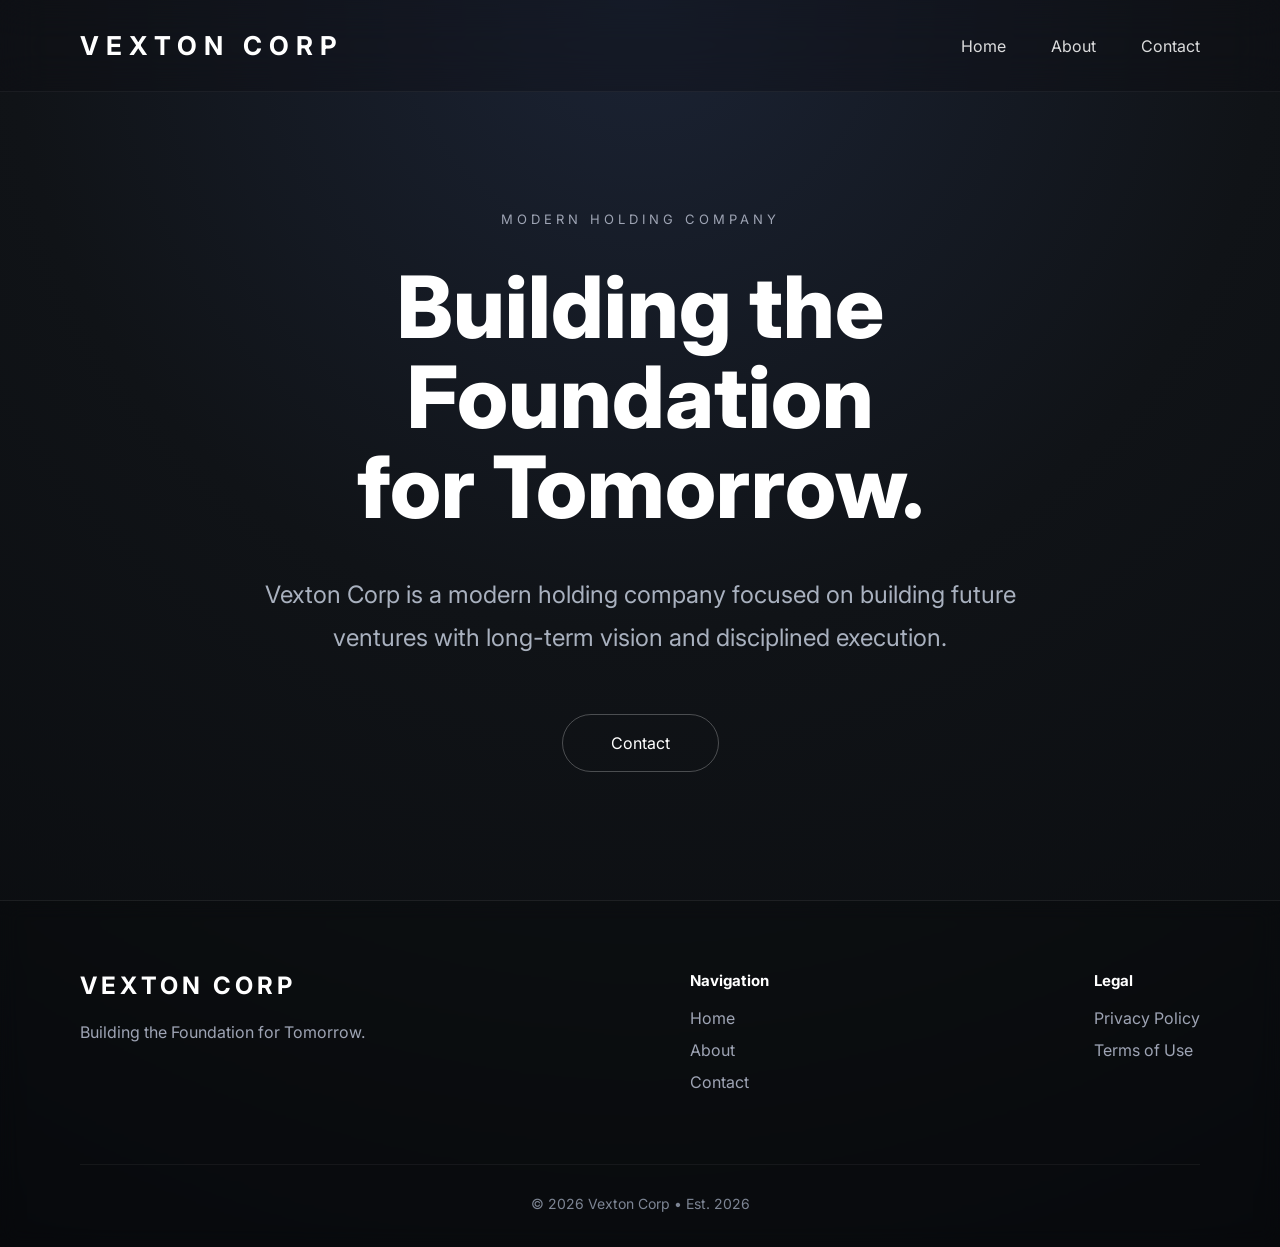
<file: index.html>
﻿<!DOCTYPE html>
<html lang="en">

<head>

    <meta charset="UTF-8">

    <meta name="viewport" content="width=device-width, initial-scale=1.0">

    <title>Vexton Corp</title>

    <!-- SEO -->
    <meta name="description" content="Vexton Corp is a modern holding company focused on building future ventures with long-term vision and disciplined execution.">

    <meta name="author" content="Vexton Corp">

    <meta name="theme-color" content="#090b0e">


    <!-- SOCIAL PREVIEW -->
    <meta property="og:title" content="Vexton Corp">

    <meta property="og:description" content="Building the Foundation for Tomorrow.">

    <meta property="og:type" content="website">

    <meta property="og:url" content="https://vextoncorp.com">


    <!-- ICON -->
    <link rel="icon" href="images/favicon.ico" type="image/x-icon">

    <link rel="preconnect" href="https://fonts.googleapis.com">
    <link rel="preconnect" href="https://fonts.gstatic.com" crossorigin>

    <link href="https://fonts.googleapis.com/css2?family=Inter:wght@300;400;500;600;700;800&display=swap" rel="stylesheet">

    <link rel="stylesheet" href="css/style.css">
    <link rel="stylesheet" href="css/animations.css">
    <link rel="stylesheet" href="css/responsive.css">

</head>

<body>

<header>

    <nav class="navbar">

        <a href="index.html" class="logo">
            VEXTON CORP
        </a>

        <ul class="nav-links">

            <li><a href="index.html">Home</a></li>

            <li><a href="about.html">About</a></li>

            <li><a href="contact.html">Contact</a></li>

        </ul>

    </nav>

</header>

<main>

<section class="hero">

    <div class="hero-content">

        <span class="subtitle">
            MODERN HOLDING COMPANY
        </span>

        <h1>

            Building the<br>
            Foundation<br>
            for Tomorrow.

        </h1>

        <p>

            Vexton Corp is a modern holding company
            focused on building future ventures with
            long-term vision and disciplined execution.

        </p>

        <a href="contact.html" class="button">

            Contact

        </a>

    </div>

</section>

</main>

<footer>

    <div class="footer-container">

        <div class="footer-brand">

            <h2>VEXTON CORP</h2>

            <p>

                Building the Foundation for Tomorrow.

            </p>

        </div>

        <div class="footer-navigation">

            <h4>Navigation</h4>

            <a href="index.html">Home</a>
            <a href="about.html">About</a>
            <a href="contact.html">Contact</a>

        </div>

        <div class="footer-legal">

            <h4>Legal</h4>

            <a href="privacy.html">Privacy Policy</a>
            <a href="terms.html">Terms of Use</a>

        </div>

    </div>

    <div class="footer-bottom">

        <p>
            © 2026 Vexton Corp • Est. 2026
        </p>

    </div>

</footer>

<script src="js/script.js"></script>
<script src="js/animations.js"></script>

</body>

</html>
</file>
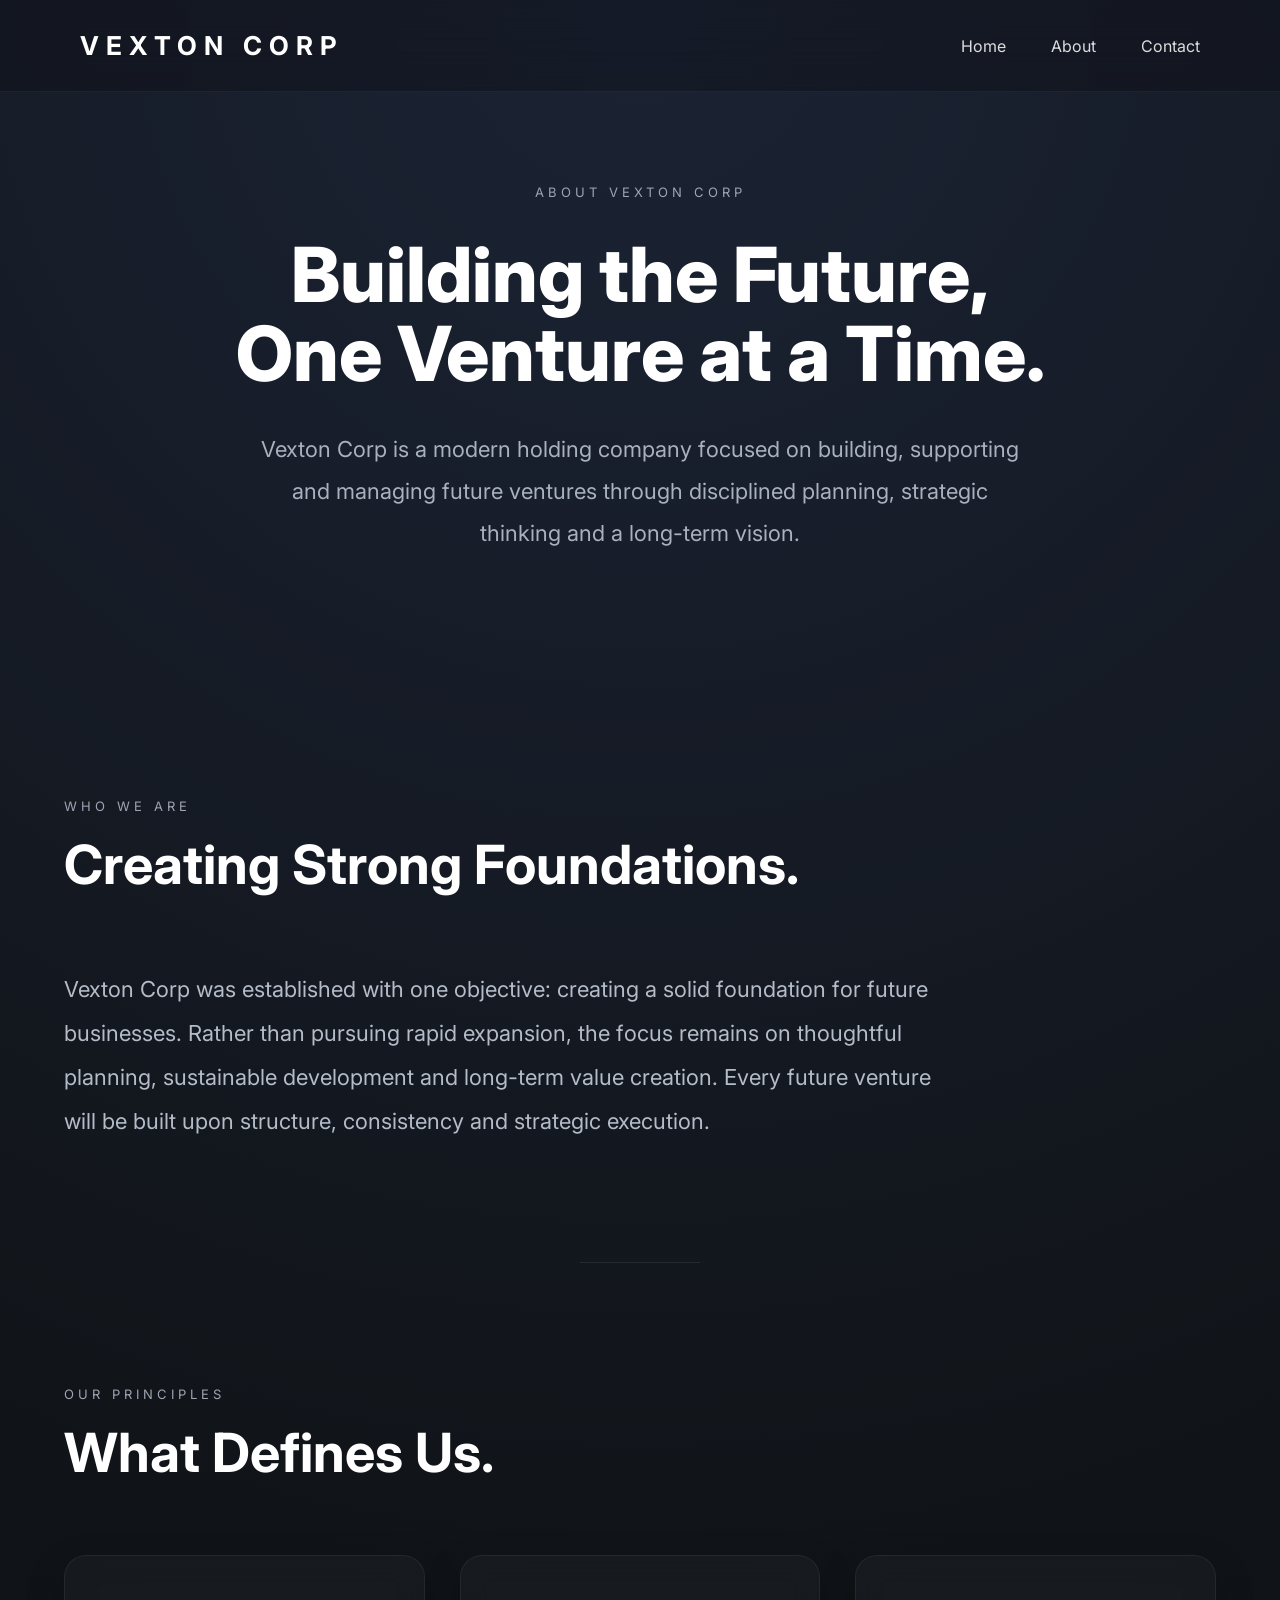
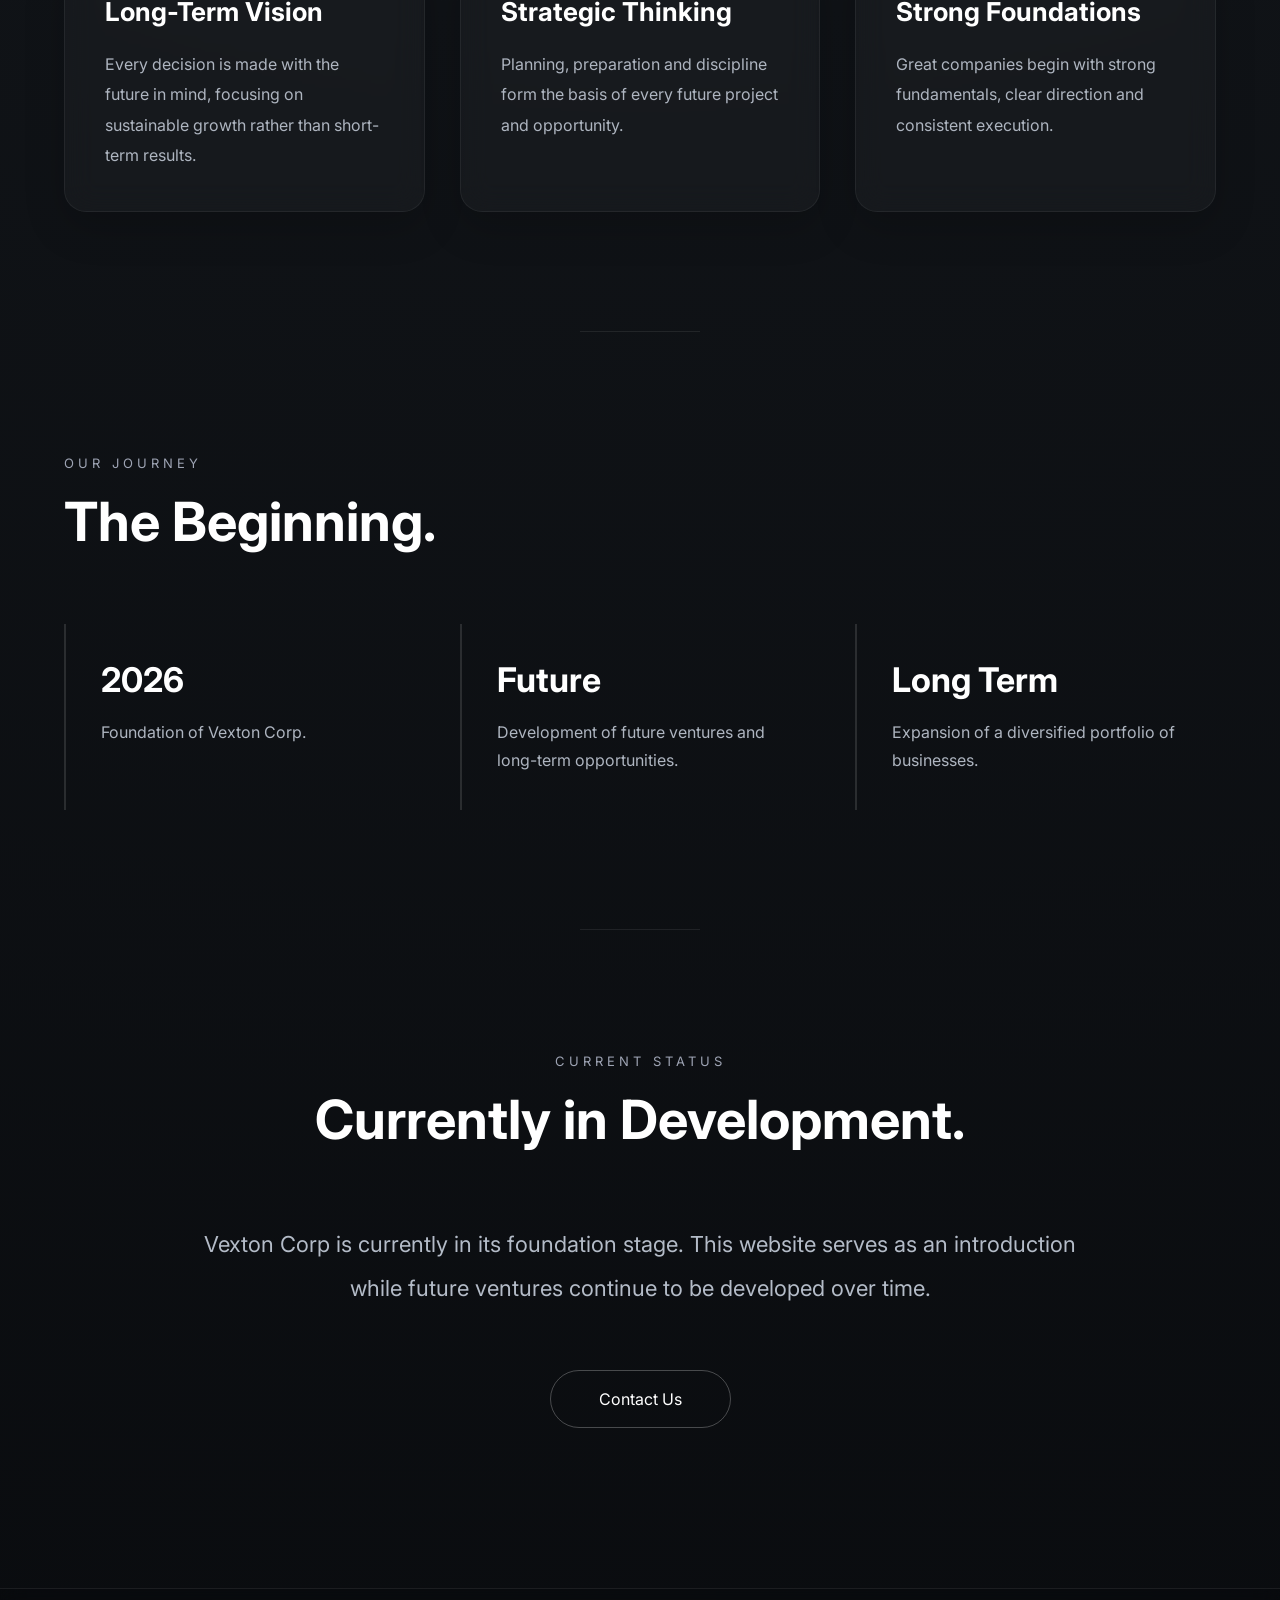
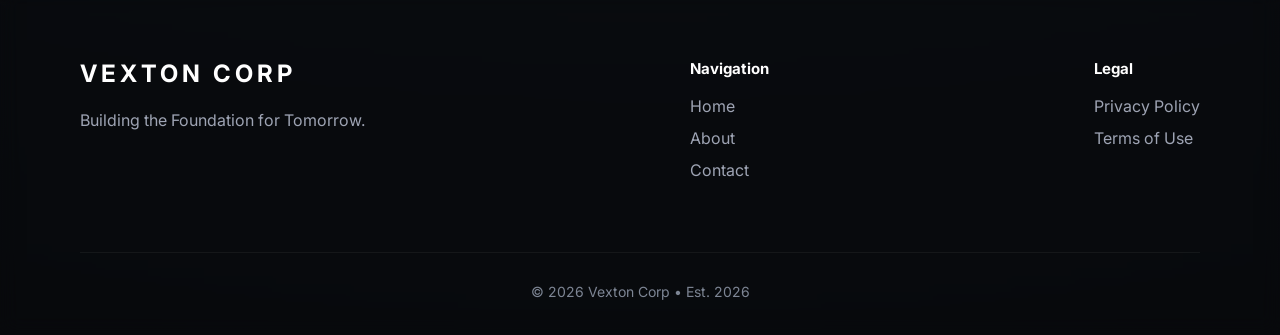
<file: about.html>
﻿<!DOCTYPE html>
<html lang="en">

<head>

    <meta charset="UTF-8">

    <meta name="viewport" content="width=device-width, initial-scale=1.0">

    <title>Vexton Corp</title>

    <!-- SEO -->
    <meta name="description" content="Vexton Corp is a modern holding company focused on building future ventures with long-term vision and disciplined execution.">

    <meta name="author" content="Vexton Corp">

    <meta name="theme-color" content="#090b0e">


    <!-- SOCIAL PREVIEW -->
    <meta property="og:title" content="Vexton Corp">

    <meta property="og:description" content="Building the Foundation for Tomorrow.">

    <meta property="og:type" content="website">

    <meta property="og:url" content="https://vextoncorp.com">


    <!-- ICON -->
    <link rel="icon" href="images/favicon.ico" type="image/x-icon">

    <link rel="preconnect" href="https://fonts.googleapis.com">
    <link rel="preconnect" href="https://fonts.gstatic.com" crossorigin>

    <link href="https://fonts.googleapis.com/css2?family=Inter:wght@300;400;500;600;700;800&display=swap" rel="stylesheet">

    <link rel="stylesheet" href="css/style.css">
    <link rel="stylesheet" href="css/animations.css">
    <link rel="stylesheet" href="css/responsive.css">

</head>

<body>

<header>

    <nav class="navbar">

        <a href="index.html" class="logo">
            VEXTON CORP
        </a>

        <ul class="nav-links">

            <li><a href="index.html">Home</a></li>
            <li><a href="about.html">About</a></li>
            <li><a href="contact.html">Contact</a></li>

        </ul>

    </nav>

</header>

<main>

<section class="page-hero">

    <div class="hero-content">

        <span class="subtitle">
            ABOUT VEXTON CORP
        </span>

        <h1>

            Building the Future,<br>
            One Venture at a Time.

        </h1>

        <p>

            Vexton Corp is a modern holding company focused on building,
            supporting and managing future ventures through disciplined
            planning, strategic thinking and a long-term vision.

        </p>

    </div>

</section>

<section class="about-section">

    <div class="container">

        <div class="section-title">

            <span>WHO WE ARE</span>

            <h2>Creating Strong Foundations.</h2>

        </div>

        <p class="about-text">

            Vexton Corp was established with one objective:
            creating a solid foundation for future businesses.

            Rather than pursuing rapid expansion, the focus remains on
            thoughtful planning, sustainable development and long-term
            value creation.

            Every future venture will be built upon structure,
            consistency and strategic execution.

        </p>

    </div>

</section>

<section class="principles">

    <div class="container">

        <div class="section-title">

            <span>OUR PRINCIPLES</span>

            <h2>What Defines Us.</h2>

        </div>

        <div class="cards">

            <div class="card">

                <h3>Long-Term Vision</h3>

                <p>

                    Every decision is made with the future in mind,
                    focusing on sustainable growth rather than
                    short-term results.

                </p>

            </div>

            <div class="card">

                <h3>Strategic Thinking</h3>

                <p>

                    Planning, preparation and discipline form the basis
                    of every future project and opportunity.

                </p>

            </div>

            <div class="card">

                <h3>Strong Foundations</h3>

                <p>

                    Great companies begin with strong fundamentals,
                    clear direction and consistent execution.

                </p>

            </div>

        </div>

    </div>

</section>

<section class="timeline">

    <div class="container">

        <div class="section-title">

            <span>OUR JOURNEY</span>

            <h2>The Beginning.</h2>

        </div>

        <div class="timeline-items">

            <div class="timeline-item">

                <h3>2026</h3>

                <p>

                    Foundation of Vexton Corp.

                </p>

            </div>

            <div class="timeline-item">

                <h3>Future</h3>

                <p>

                    Development of future ventures
                    and long-term opportunities.

                </p>

            </div>

            <div class="timeline-item">

                <h3>Long Term</h3>

                <p>

                    Expansion of a diversified
                    portfolio of businesses.

                </p>

            </div>

        </div>

    </div>

</section>

<section class="status">

    <div class="container">

        <div class="section-title">

            <span>CURRENT STATUS</span>

            <h2>Currently in Development.</h2>

        </div>

        <p class="about-text">

            Vexton Corp is currently in its foundation stage.

            This website serves as an introduction while
            future ventures continue to be developed over time.

        </p>

        <a href="contact.html" class="button">

            Contact Us

        </a>

    </div>

</section>

</main>

<footer>

    <div class="footer-container">

        <div class="footer-brand">

            <h2>VEXTON CORP</h2>

            <p>

                Building the Foundation for Tomorrow.

            </p>

        </div>

        <div class="footer-navigation">

            <h4>Navigation</h4>

            <a href="index.html">Home</a>

            <a href="about.html">About</a>

            <a href="contact.html">Contact</a>

        </div>

        <div class="footer-legal">

            <h4>Legal</h4>

            <a href="#">Privacy Policy</a>

            <a href="#">Terms of Use</a>

        </div>

    </div>

    <div class="footer-bottom">

        <p>

            © 2026 Vexton Corp • Est. 2026

        </p>

    </div>

</footer>

<script src="js/script.js"></script>
<script src="js/animations.js"></script>

</body>
</html>
</file>
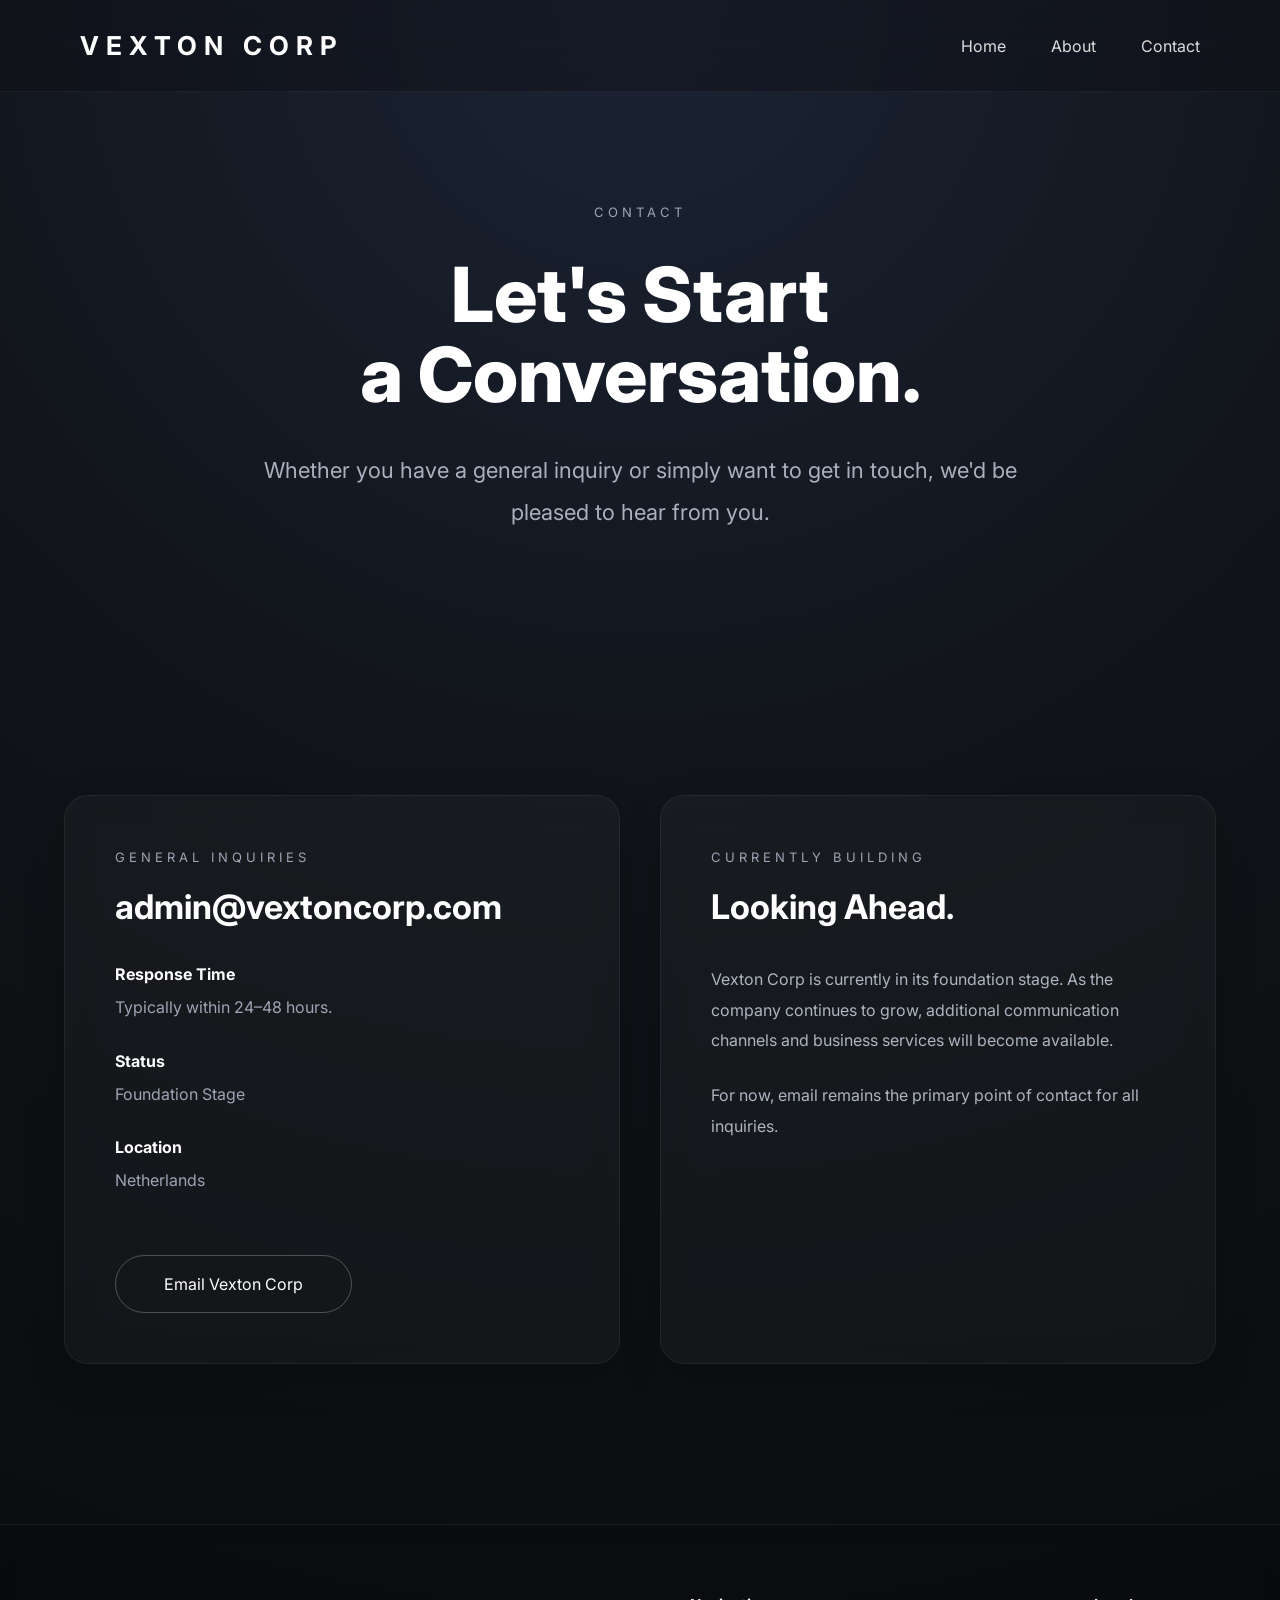
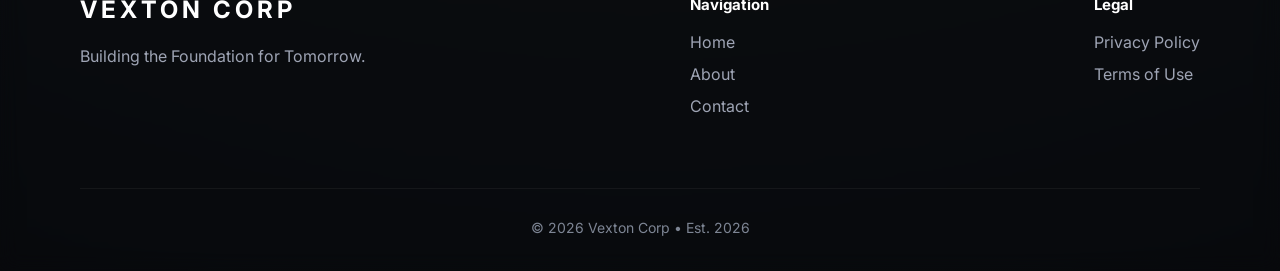
<file: contact.html>
﻿<!DOCTYPE html>
<html lang="en">

<head>

    <meta charset="UTF-8">

    <meta name="viewport" content="width=device-width, initial-scale=1.0">

    <title>Vexton Corp</title>

    <!-- SEO -->
    <meta name="description" content="Vexton Corp is a modern holding company focused on building future ventures with long-term vision and disciplined execution.">

    <meta name="author" content="Vexton Corp">

    <meta name="theme-color" content="#090b0e">


    <!-- SOCIAL PREVIEW -->
    <meta property="og:title" content="Vexton Corp">

    <meta property="og:description" content="Building the Foundation for Tomorrow.">

    <meta property="og:type" content="website">

    <meta property="og:url" content="https://vextoncorp.com">


    <!-- ICON -->
    <link rel="icon" href="images/favicon.ico" type="image/x-icon">

    <link rel="preconnect" href="https://fonts.googleapis.com">
    <link rel="preconnect" href="https://fonts.gstatic.com" crossorigin>

    <link href="https://fonts.googleapis.com/css2?family=Inter:wght@300;400;500;600;700;800&display=swap" rel="stylesheet">

    <link rel="stylesheet" href="css/style.css">
    <link rel="stylesheet" href="css/animations.css">
    <link rel="stylesheet" href="css/responsive.css">

</head>

<body>

<header>

    <nav class="navbar">

        <a href="index.html" class="logo">
            VEXTON CORP
        </a>

        <ul class="nav-links">

            <li><a href="index.html">Home</a></li>

            <li><a href="about.html">About</a></li>

            <li><a href="contact.html">Contact</a></li>

        </ul>

    </nav>

</header>

<main>

<section class="page-hero">

    <div class="hero-content">

        <span class="subtitle">

            CONTACT

        </span>

        <h1>

            Let's Start<br>
            a Conversation.

        </h1>

        <p>

            Whether you have a general inquiry or simply want to get in touch,
            we'd be pleased to hear from you.

        </p>

    </div>

</section>

<section class="contact-section">

    <div class="container">

        <div class="contact-grid">

            <div class="contact-card">

                <span>GENERAL INQUIRIES</span>

                <h2>admin@vextoncorp.com</h2>

                <div class="contact-info">

                    <div>

                        <h4>Response Time</h4>

                        <p>Typically within 24–48 hours.</p>

                    </div>

                    <div>

                        <h4>Status</h4>

                        <p>Foundation Stage</p>

                    </div>

                    <div>

                        <h4>Location</h4>

                        <p>Netherlands</p>

                    </div>

                </div>

                <a href="mailto:admin@vextoncorp.com" class="button">

                    Email Vexton Corp

                </a>

            </div>

            <div class="contact-card">

                <span>CURRENTLY BUILDING</span>

                <h2>Looking Ahead.</h2>

                <p>

                    Vexton Corp is currently in its foundation stage.

                    As the company continues to grow, additional
                    communication channels and business services
                    will become available.

                </p>

                <p>

                    For now, email remains the primary point of contact
                    for all inquiries.

                </p>

            </div>

        </div>

    </div>

</section>

</main>

<footer>

    <div class="footer-container">

        <div class="footer-brand">

            <h2>VEXTON CORP</h2>

            <p>

                Building the Foundation for Tomorrow.

            </p>

        </div>

        <div class="footer-navigation">

            <h4>Navigation</h4>

            <a href="index.html">Home</a>

            <a href="about.html">About</a>

            <a href="contact.html">Contact</a>

        </div>

        <div class="footer-legal">

            <h4>Legal</h4>

            <a href="privacy.html">Privacy Policy</a>

            <a href="terms.html">Terms of Use</a>

        </div>

    </div>

    <div class="footer-bottom">

        <p>

            © 2026 Vexton Corp • Est. 2026

        </p>

    </div>

</footer>

<script src="js/script.js"></script>
<script src="js/animations.js"></script>

</body>
</html>
</file>
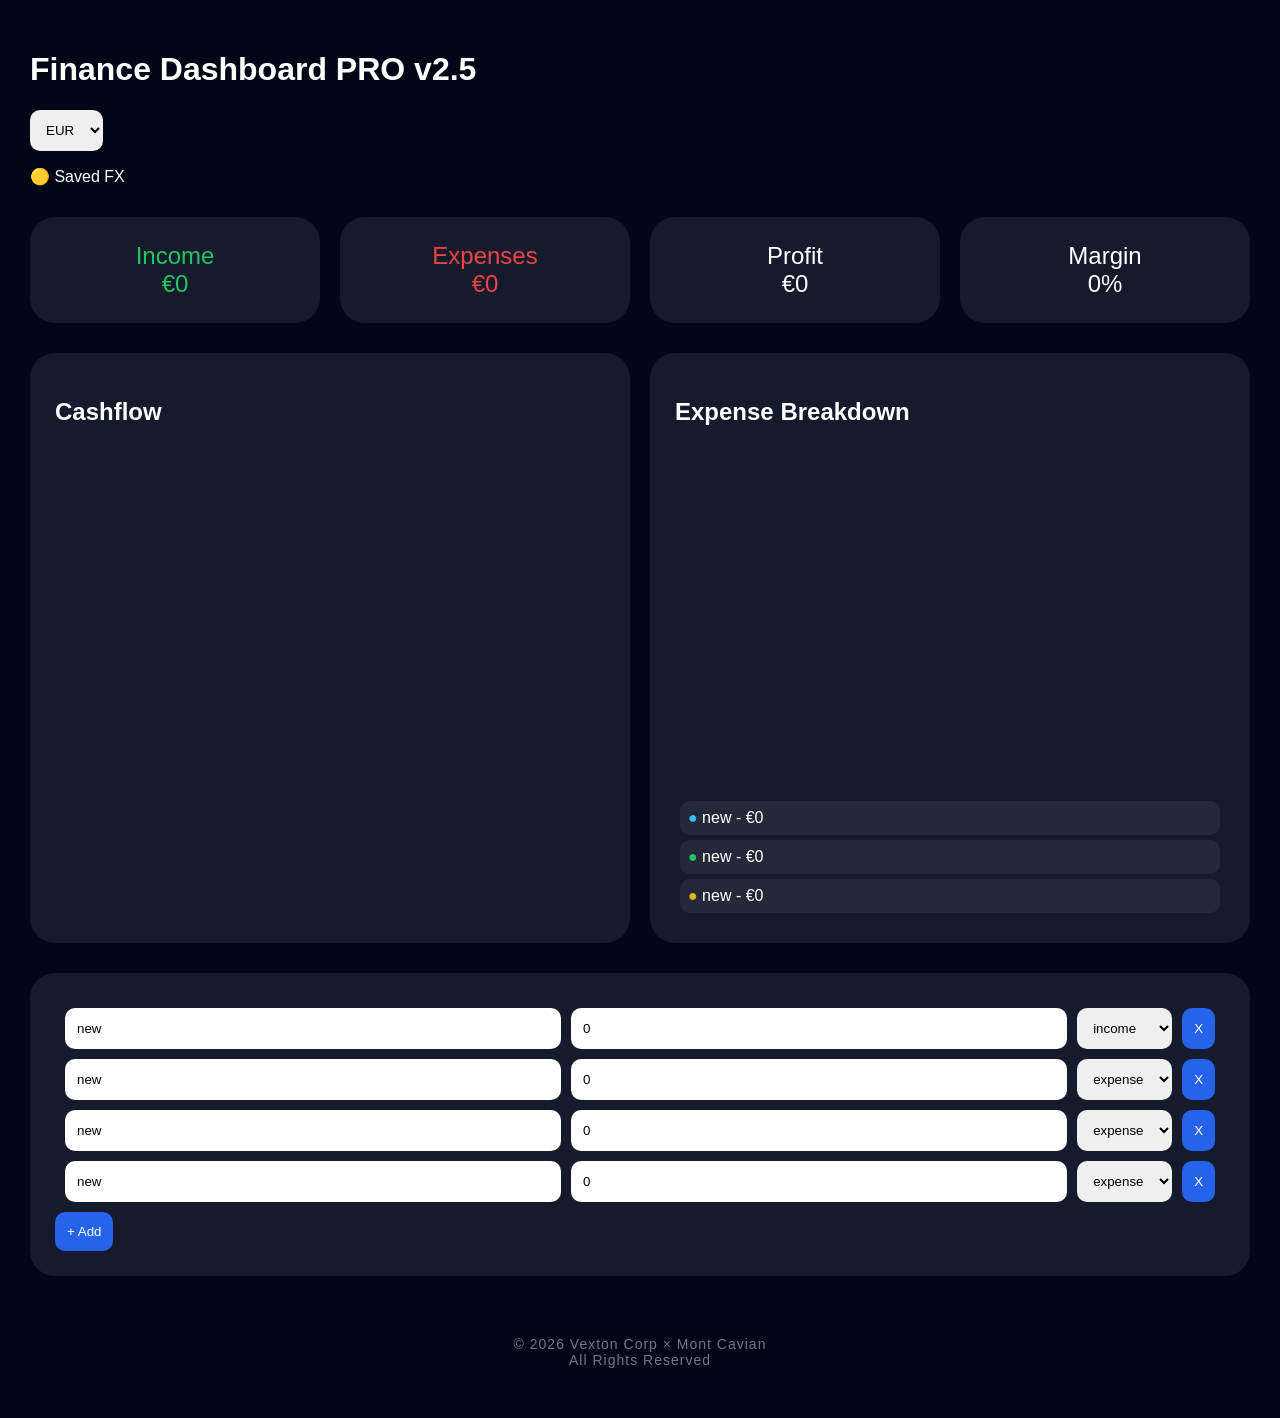
<file: dashboard.html>
<!DOCTYPE html>
<html>
<head>
<meta charset='UTF-8'>
<title>Finance Dashboard PRO v2.5 REAL</title>

<style>
body{margin:0;background:#020617;color:white;font-family:Arial}
.app{max-width:1300px;margin:auto;padding:30px}
.top,.charts{display:grid;grid-template-columns:repeat(2,1fr);gap:20px}
.top{grid-template-columns:repeat(4,1fr)}
.card{background:#151b2d;border-radius:25px;padding:25px;margin:15px 0}
.stat{text-align:center;font-size:24px}
.green{color:#22c55e}.red{color:#ef4444}
.row{display:flex;gap:10px;margin:10px}
input,select,button{padding:12px;border-radius:10px;border:0}
input{flex:1}
button{background:#2563eb;color:white}
canvas{display:block;margin:auto;cursor:pointer}
#tip{position:fixed;display:none;background:#020617;border:1px solid #38bdf8;padding:12px;border-radius:12px}
.legend div{background:#ffffff10;margin:5px;padding:8px;border-radius:10px}

.footer{
text-align:center;
opacity:.45;
font-size:14px;
letter-spacing:1px;
margin-top:40px;
padding:20px;
}

</style>
</head>

<body>

<div id="tip"></div>

<div class="app">

<h1>Finance Dashboard PRO v2.5</h1>

<select id="currency">
<option>EUR</option>
<option>USD</option>
<option>GBP</option>
<option>AED</option>
</select>

<p id="fx">Loading FX...</p>

<div class="top">
<div class="card stat green">Income<br><span id="income"></span></div>
<div class="card stat red">Expenses<br><span id="expense"></span></div>
<div class="card stat">Profit<br><span id="profit"></span></div>
<div class="card stat">Margin<br><span id="margin"></span></div>
</div>

<div class="charts">

<div class="card">
<h2>Cashflow</h2>
<canvas id="cash" width="350" height="350"></canvas>
</div>

<div class="card">
<h2>Expense Breakdown</h2>
<canvas id="expenseChart" width="350" height="350"></canvas>
<div id="legend" class="legend"></div>
</div>

</div>

<div class="card">
<div id="inputs"></div>
<button onclick="add()">+ Add</button>
</div>

<div class="footer">
© 2026 Vexton Corp × Mont Cavian<br>
All Rights Reserved
</div>

</div>


<script>

let fx={
EUR:{s:"€",r:1},
USD:{s:"$",r:1.17},
GBP:{s:"£",r:.87},
AED:{s:"AED ",r:4.3}
};

async function loadFX(){
try{
let r=await fetch("https://open.er-api.com/v6/latest/EUR");
let j=await r.json();

fx.USD.r=j.rates.USD;
fx.GBP.r=j.rates.GBP;
fx.AED.r=j.rates.AED;

localStorage.setItem("fx",JSON.stringify(fx));
document.getElementById("fx").innerHTML="🟢 Live FX";
update();

}catch(e){
let old=localStorage.getItem("fx");
if(old)fx=JSON.parse(old);
document.getElementById("fx").innerHTML="🟡 Saved FX";
update();
}
}


let data=JSON.parse(localStorage.getItem("finance24"))||
[
{name:"new",amount:0,type:"income"},
{name:"new",amount:0,type:"expense"},
{name:"new",amount:0,type:"expense"},
{name:"new",amount:0,type:"expense"}
];

let colors=["#38bdf8","#22c55e","#eab308","#a855f7","#ef4444"];
let hover=[];

function money(v){
let c=document.getElementById("currency").value;
return fx[c].s+Math.round(v*fx[c].r).toLocaleString();
}


function build(){

let box=document.getElementById("inputs");
box.innerHTML="";

data.forEach((x,i)=>{

let row=document.createElement("div");
row.className="row";

let n=document.createElement("input");
n.value=x.name;
n.oninput=()=>{x.name=n.value;update()};

let a=document.createElement("input");
a.type="number";
a.value=x.amount;
a.oninput=()=>{x.amount=a.value;update()};

let s=document.createElement("select");
s.innerHTML="<option>income</option><option>expense</option>";
s.value=x.type;
s.onchange=()=>{x.type=s.value;update()};

let d=document.createElement("button");
d.innerHTML="X";
d.onclick=()=>{data.splice(i,1);build()};

row.append(n,a,s,d);
box.append(row);

});

update();

}


function update(){

localStorage.setItem("finance24",JSON.stringify(data));

let inc=data.filter(x=>x.type=="income").reduce((a,b)=>a+Number(b.amount),0);
let exp=data.filter(x=>x.type=="expense").reduce((a,b)=>a+Number(b.amount),0);

income.innerHTML=money(inc);
expense.innerHTML=money(exp);
profit.innerHTML=money(inc-exp);

margin.innerHTML=inc?(((inc-exp)/inc)*100).toFixed(1)+"%":"0%";

draw("cash",
[
{name:"Income",amount:inc},
{name:"Expense",amount:exp}
],
["#22c55e","#ef4444"],
false);


draw("expenseChart",
data.filter(x=>x.type=="expense"),
colors,
true);

}


function draw(id,arr,cols,h){

let c=document.getElementById(id);
let ctx=c.getContext("2d");

ctx.clearRect(0,0,350,350);

let total=arr.reduce((a,b)=>a+Number(b.amount),0);

let start=-Math.PI/2;

if(h)hover=[];

let legend=document.getElementById("legend");
if(h)legend.innerHTML="";


arr.forEach((x,i)=>{

let part=total?Number(x.amount)/total*Math.PI*2:0;

ctx.beginPath();
ctx.arc(175,175,140,start,start+part);
ctx.arc(175,175,75,start+part,start,true);
ctx.fillStyle=cols[i%cols.length];
ctx.fill();

if(h){

hover.push({s:start,e:start+part,item:x,p:((x.amount/total)*100).toFixed(1)});

legend.innerHTML+=`
<div>
<span style="color:${cols[i%cols.length]}">●</span>
${x.name} - ${money(x.amount)}
</div>`;

}

start+=part;

});

}



expenseChart.onmousemove=e=>{

let r=e.target.getBoundingClientRect();

let x=e.clientX-r.left-175;
let y=e.clientY-r.top-175;

let a=Math.atan2(y,x);

if(a<-Math.PI/2){
a+=Math.PI*2;
}

let d=Math.sqrt(x*x+y*y);

let f=hover.find(h=>
a>=h.s &&
a<=h.e &&
d>75 &&
d<140
);

if(f){

tip.style.display="block";

tip.style.left=e.clientX+15+"px";
tip.style.top=e.clientY+15+"px";

tip.innerHTML=
f.item.name+
"<br>"+
money(f.item.amount)+
"<br>"+
f.p+"%";

}else{

tip.style.display="none";

}

};


expenseChart.onmouseleave=()=>{

tip.style.display="none";

};


function add(){
data.push({name:"Nieuw",amount:0,type:"expense"});
build();
}

currency.onchange=update;

build();
loadFX();

</script>

</body>
</html>
</file>
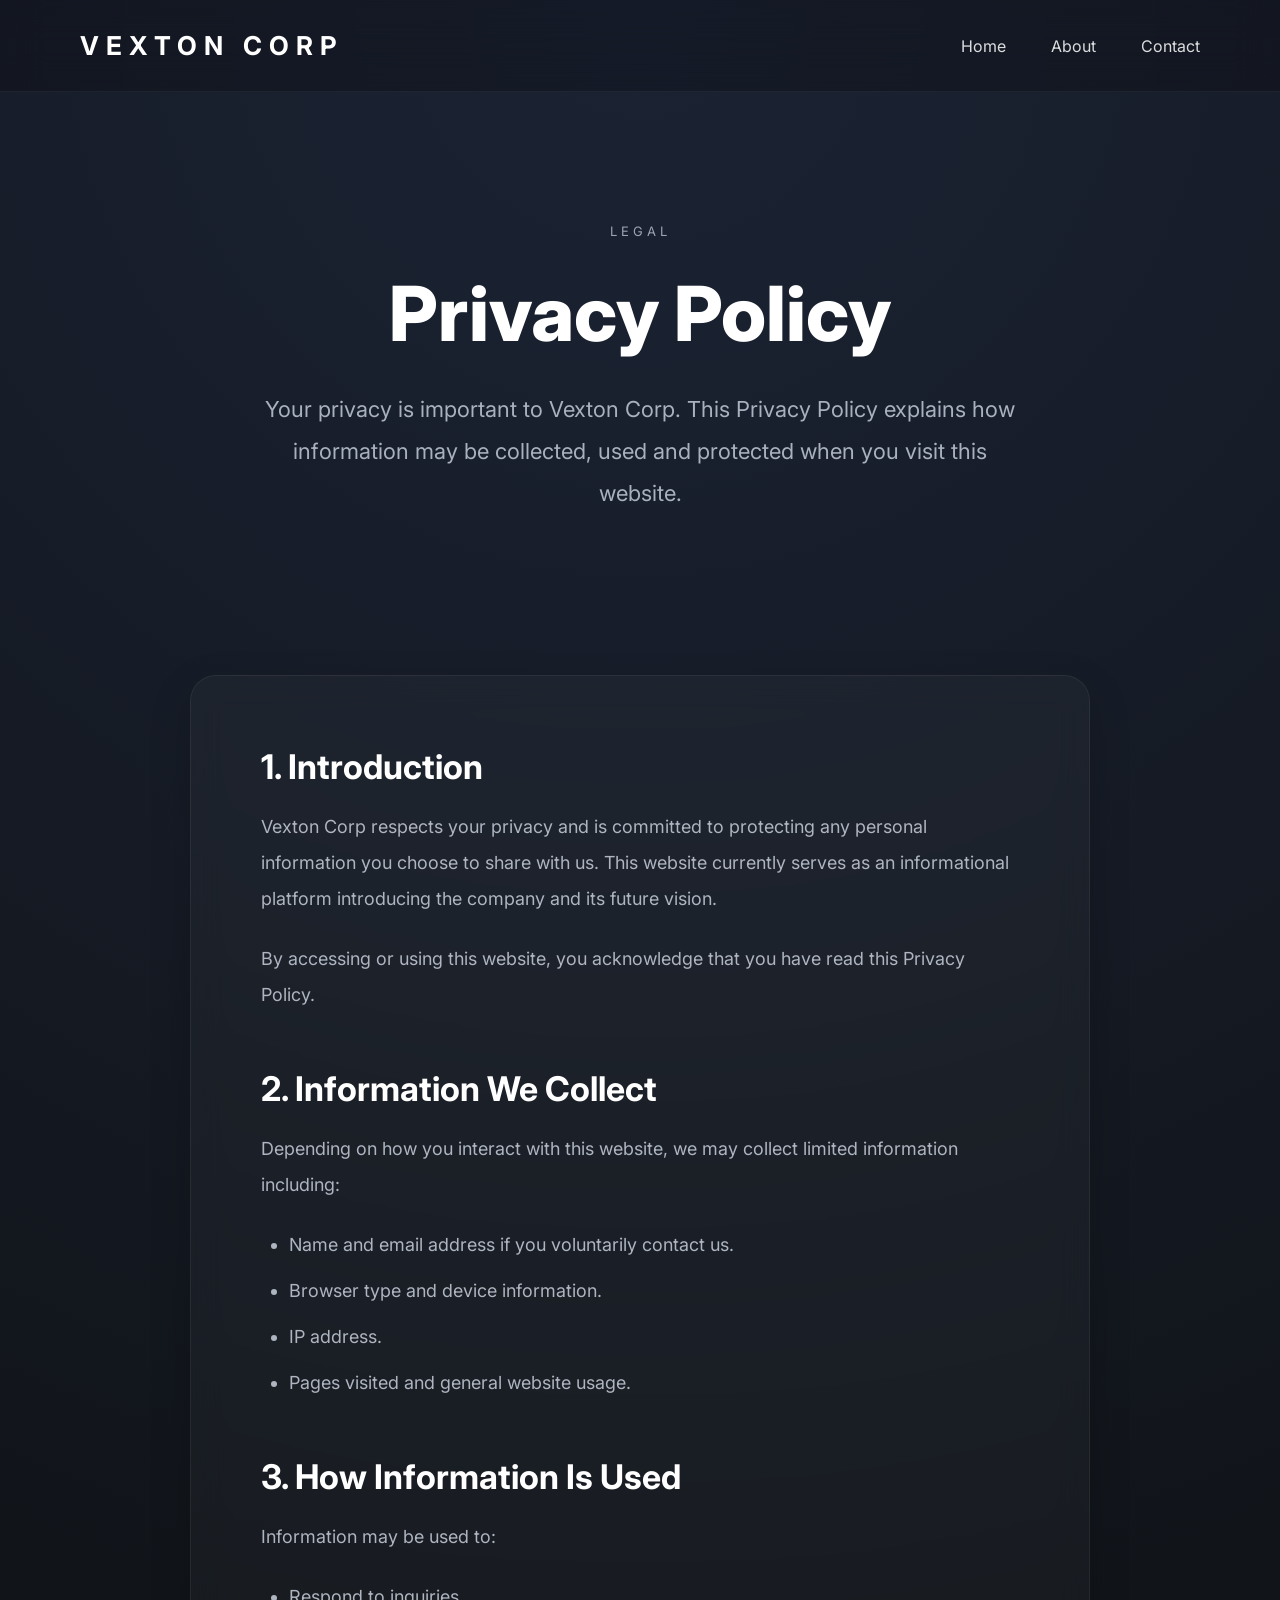
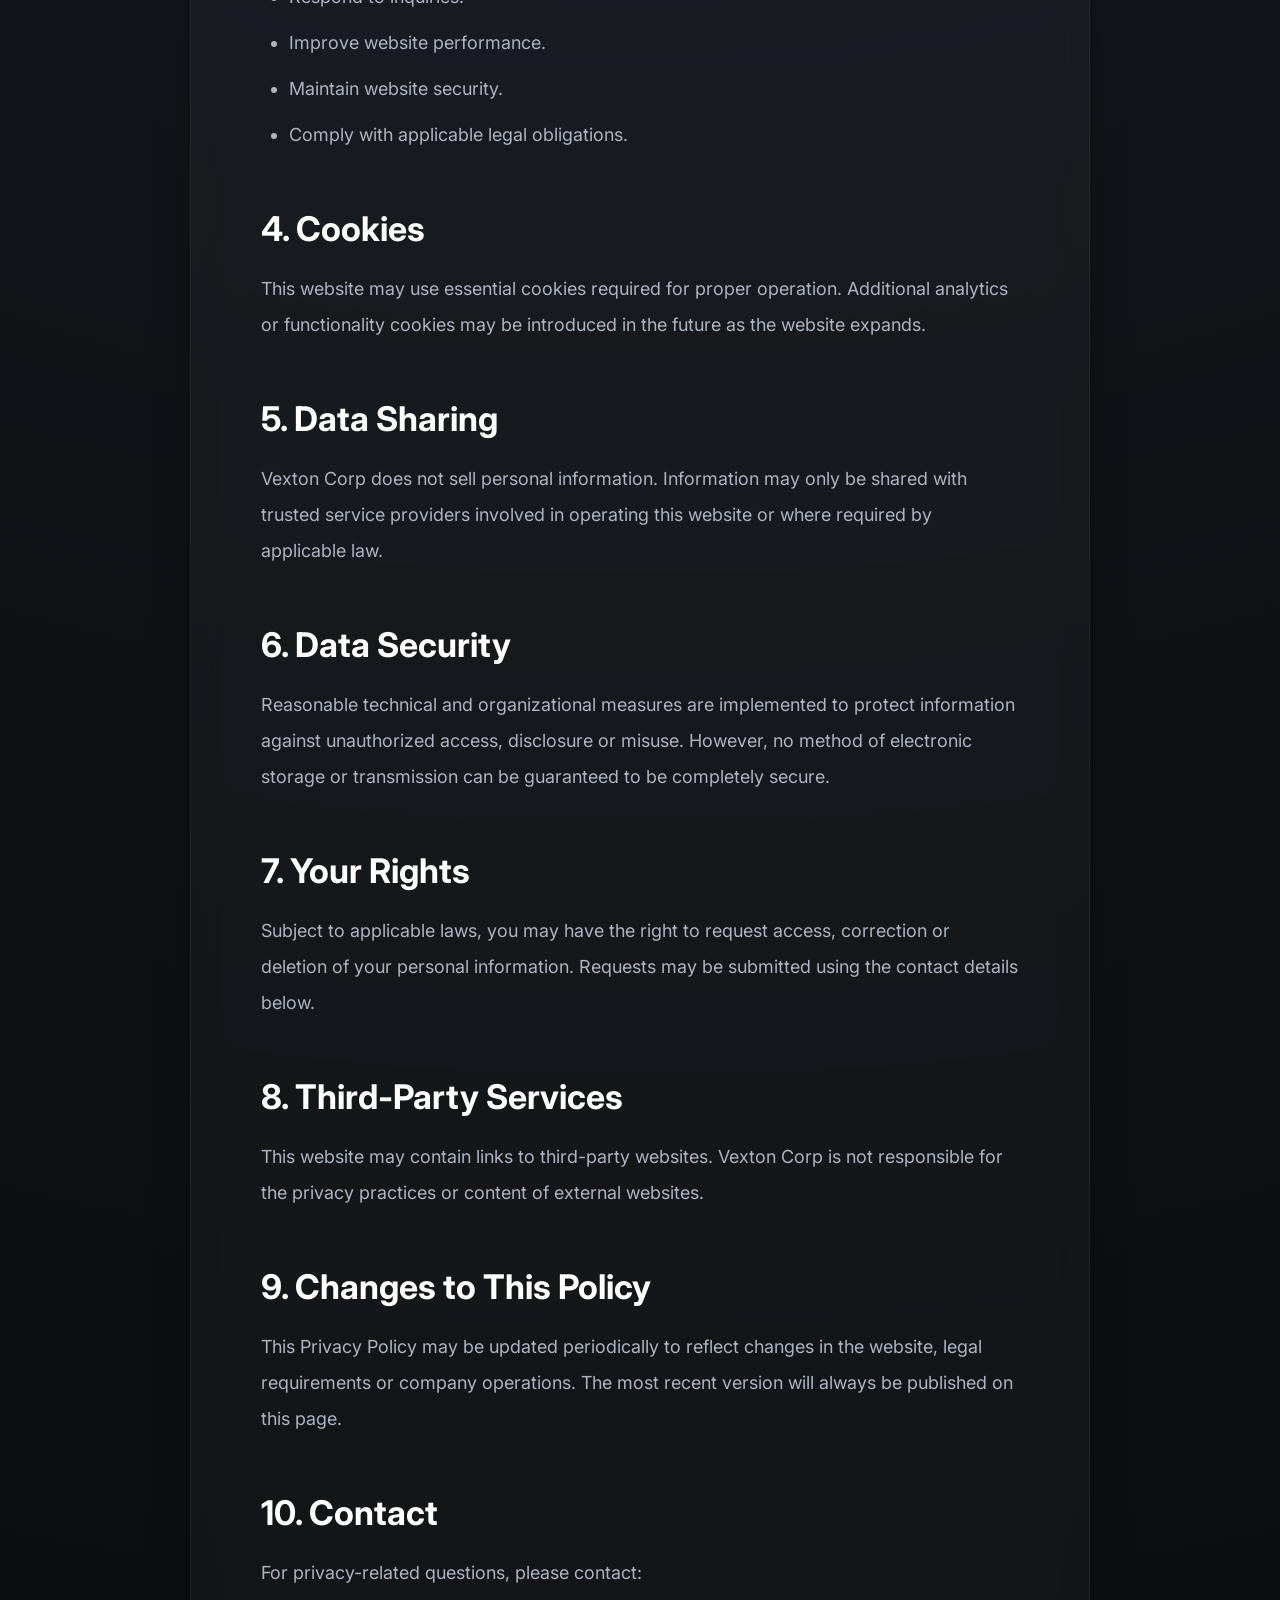
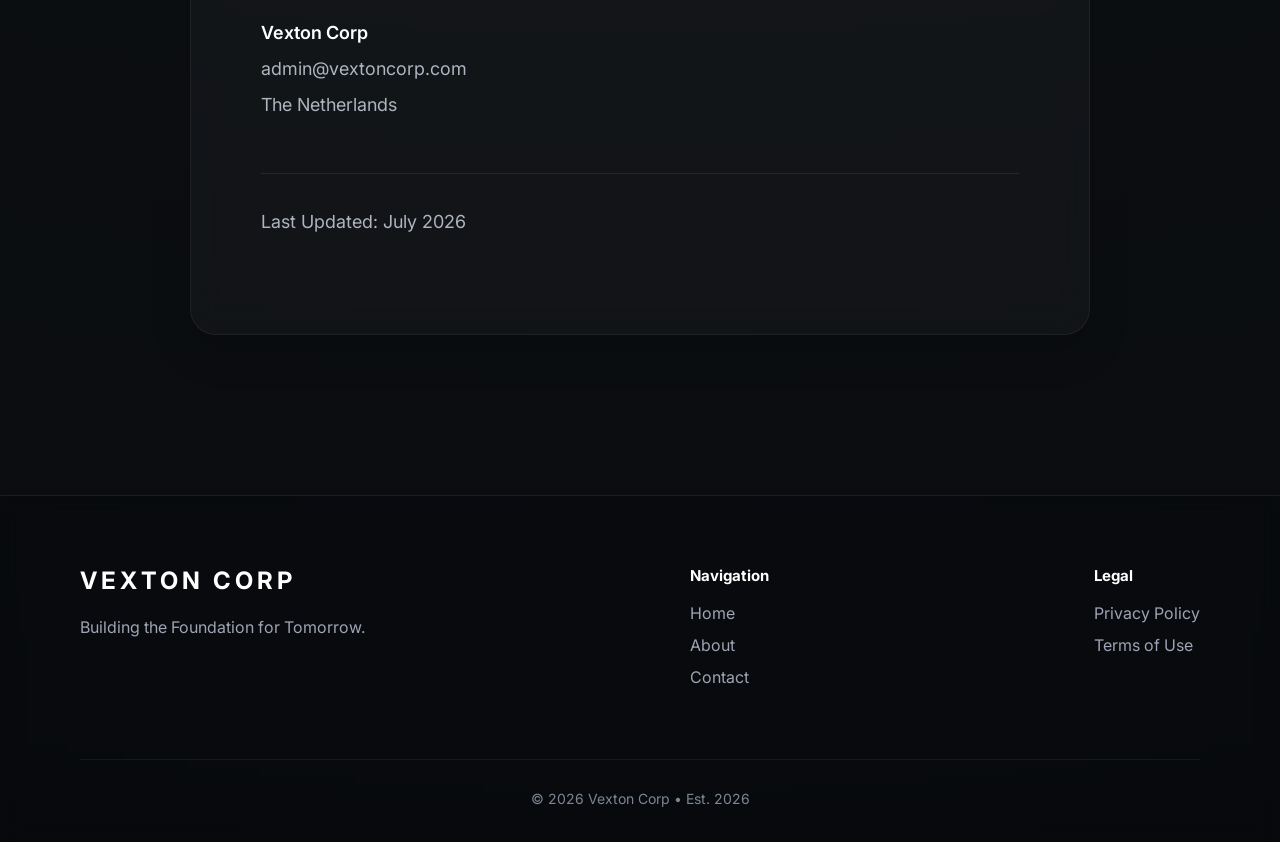
<file: privacy.html>
<!DOCTYPE html>
<html lang="en">

<head>

    <meta charset="UTF-8">

    <meta name="viewport" content="width=device-width, initial-scale=1.0">

    <title>Vexton Corp</title>

    <!-- SEO -->
    <meta name="description" content="Vexton Corp is a modern holding company focused on building future ventures with long-term vision and disciplined execution.">

    <meta name="author" content="Vexton Corp">

    <meta name="theme-color" content="#090b0e">


    <!-- SOCIAL PREVIEW -->
    <meta property="og:title" content="Vexton Corp">

    <meta property="og:description" content="Building the Foundation for Tomorrow.">

    <meta property="og:type" content="website">

    <meta property="og:url" content="https://vextoncorp.com">


    <!-- ICON -->
    <link rel="icon" href="images/favicon.ico" type="image/x-icon">

    <link rel="preconnect" href="https://fonts.googleapis.com">
    <link rel="preconnect" href="https://fonts.gstatic.com" crossorigin>

    <link href="https://fonts.googleapis.com/css2?family=Inter:wght@300;400;500;600;700;800&display=swap" rel="stylesheet">

    <link rel="stylesheet" href="css/style.css">
    <link rel="stylesheet" href="css/animations.css">
    <link rel="stylesheet" href="css/responsive.css">

</head>

<body>

<header>

<nav class="navbar">

<a href="index.html" class="logo">

VEXTON CORP

</a>

<ul class="nav-links">

<li><a href="index.html">Home</a></li>

<li><a href="about.html">About</a></li>

<li><a href="contact.html">Contact</a></li>

</ul>

</nav>

</header>

<main>

<section class="page-hero">

<div class="hero-content">

<span class="subtitle">

LEGAL

</span>

<h1>

Privacy Policy

</h1>

<p>

Your privacy is important to Vexton Corp. This Privacy Policy explains
how information may be collected, used and protected when you visit this
website.

</p>

</div>

</section>

<section class="legal-section">

<div class="container">

<div class="legal-content">

<h2>1. Introduction</h2>

<p>

Vexton Corp respects your privacy and is committed to protecting any
personal information you choose to share with us. This website currently
serves as an informational platform introducing the company and its
future vision.

</p>

<p>

By accessing or using this website, you acknowledge that you have read
this Privacy Policy.

</p>

<h2>2. Information We Collect</h2>

<p>

Depending on how you interact with this website, we may collect limited
information including:

</p>

<ul>

<li>Name and email address if you voluntarily contact us.</li>

<li>Browser type and device information.</li>

<li>IP address.</li>

<li>Pages visited and general website usage.</li>

</ul>

<h2>3. How Information Is Used</h2>

<p>

Information may be used to:

</p>

<ul>

<li>Respond to inquiries.</li>

<li>Improve website performance.</li>

<li>Maintain website security.</li>

<li>Comply with applicable legal obligations.</li>

</ul>

<h2>4. Cookies</h2>

<p>

This website may use essential cookies required for proper operation.
Additional analytics or functionality cookies may be introduced in the
future as the website expands.

</p>

<h2>5. Data Sharing</h2>

<p>

Vexton Corp does not sell personal information. Information may only be
shared with trusted service providers involved in operating this website
or where required by applicable law.

</p>

<h2>6. Data Security</h2>

<p>

Reasonable technical and organizational measures are implemented to
protect information against unauthorized access, disclosure or misuse.
However, no method of electronic storage or transmission can be guaranteed
to be completely secure.

</p>

<h2>7. Your Rights</h2>

<p>

Subject to applicable laws, you may have the right to request access,
correction or deletion of your personal information. Requests may be
submitted using the contact details below.

</p>

<h2>8. Third-Party Services</h2>

<p>

This website may contain links to third-party websites. Vexton Corp is
not responsible for the privacy practices or content of external
websites.

</p>

<h2>9. Changes to This Policy</h2>

<p>

This Privacy Policy may be updated periodically to reflect changes in the
website, legal requirements or company operations. The most recent
version will always be published on this page.

</p>

<h2>10. Contact</h2>

<p>

For privacy-related questions, please contact:

</p>

<p>

<strong>Vexton Corp</strong><br>
admin@vextoncorp.com<br>
The Netherlands

</p>

<p class="last-updated">

Last Updated: July 2026

</p>

</div>

</div>

</section>

</main>

<footer>

<div class="footer-container">

<div class="footer-brand">

<h2>VEXTON CORP</h2>

<p>

Building the Foundation for Tomorrow.

</p>

</div>

<div class="footer-navigation">

<h4>Navigation</h4>

<a href="index.html">Home</a>

<a href="about.html">About</a>

<a href="contact.html">Contact</a>

</div>

<div class="footer-legal">

<h4>Legal</h4>

<a href="privacy.html">Privacy Policy</a>

<a href="terms.html">Terms of Use</a>

</div>

</div>

<div class="footer-bottom">

<p>

© 2026 Vexton Corp • Est. 2026

</p>

</div>

</footer>

<script src="js/script.js"></script>
<script src="js/animations.js"></script>

</body>

</html>
</file>
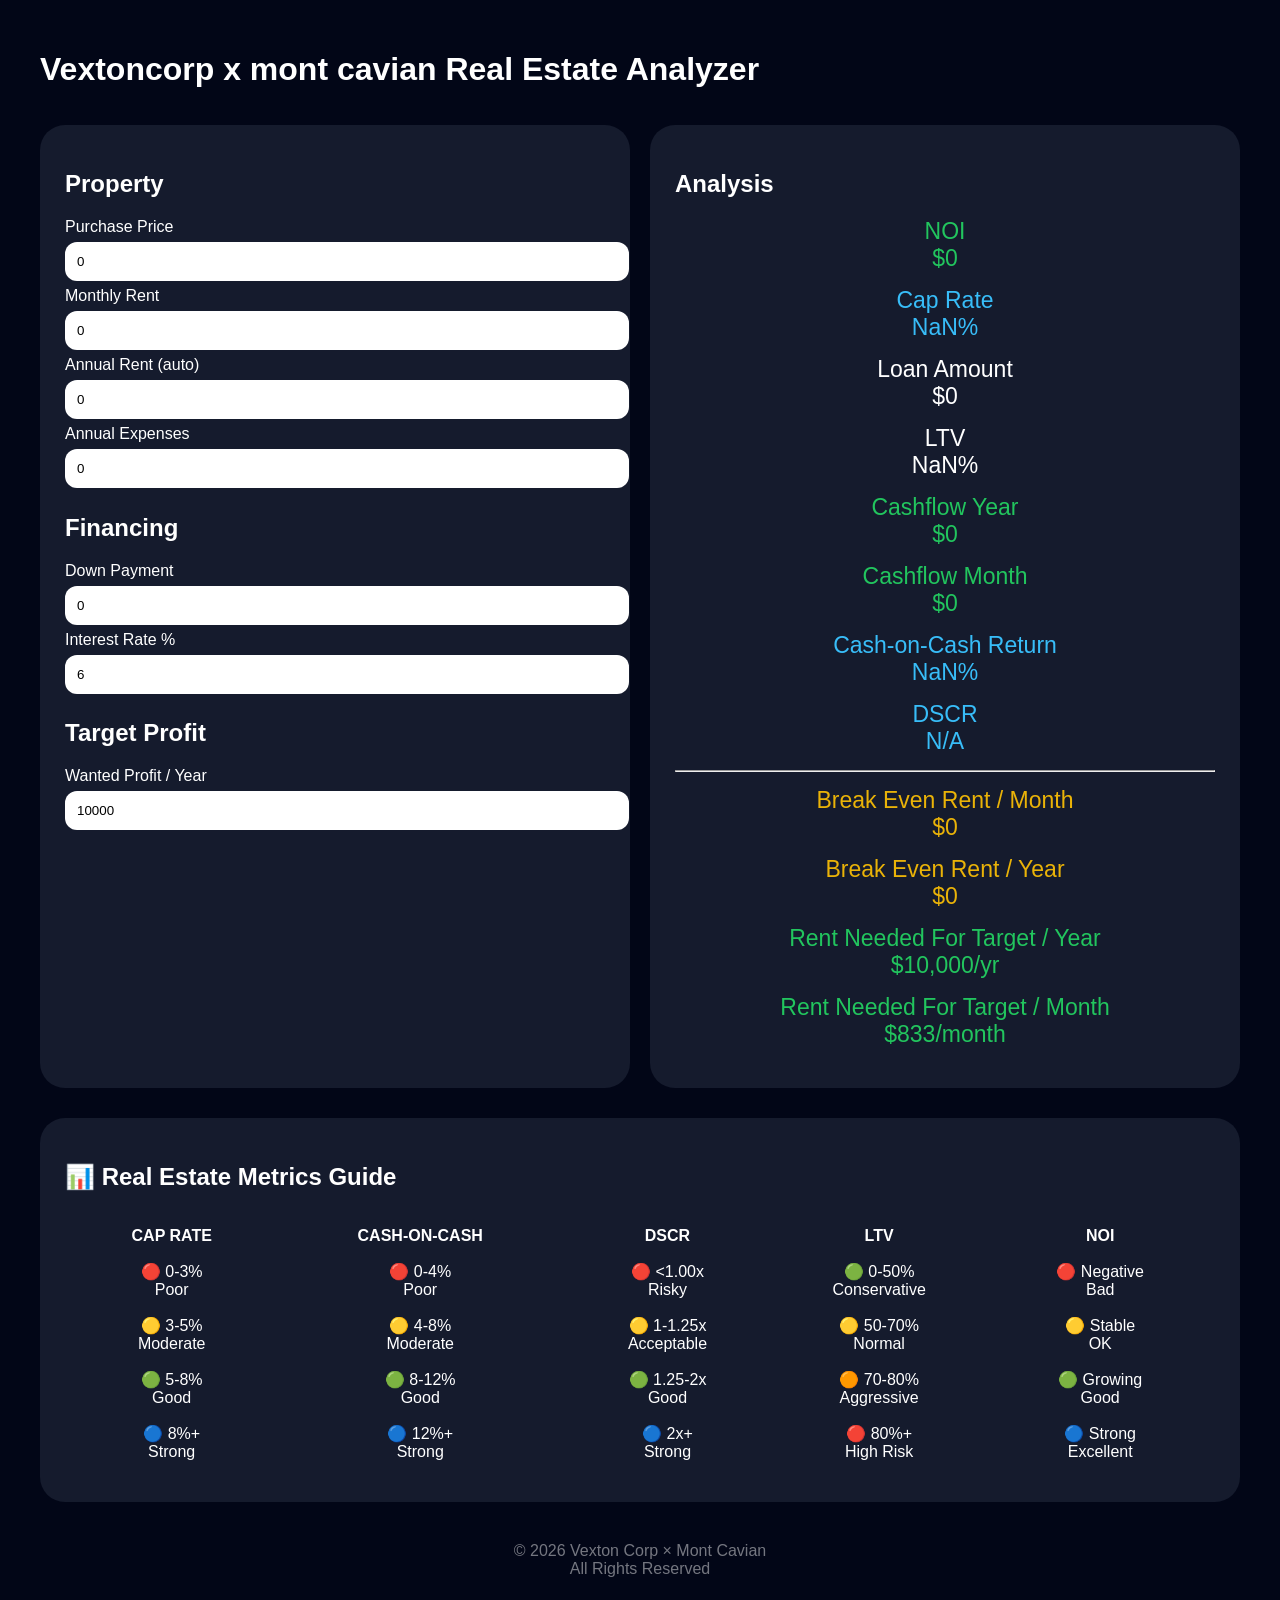
<file: realestate.html>
<!DOCTYPE html>
<html>
<head>
<meta charset="UTF-8">
<title>Vextoncorp x mont cavian Real Estate Analyzer</title>

<style>
body{margin:0;background:#020617;color:white;font-family:Arial}
.app{max-width:1200px;margin:auto;padding:30px}
.grid{display:grid;grid-template-columns:1fr 1fr;gap:20px}
.card{background:#151b2d;border-radius:25px;padding:25px;margin:15px 0}
input{width:100%;padding:12px;border-radius:12px;border:0;margin:6px 0}
.stat{text-align:center;font-size:23px;margin:15px}
.green{color:#22c55e}.blue{color:#38bdf8}.yellow{color:#eab308}
.footer{text-align:center;opacity:.45;margin-top:40px}
</style>
</head>

<body>

<div class="app">

<h1>Vextoncorp x mont cavian Real Estate Analyzer</h1>

<div class="grid">

<div class="card">

<h2>Property</h2>

Purchase Price
<input id="price" type="number" value="0">

Monthly Rent
<input id="monthlyRent" type="number" value="0">

Annual Rent (auto)
<input id="annualRent" readonly>

Annual Expenses
<input id="expenses" type="number" value="0">


<h2>Financing</h2>

Down Payment
<input id="down" type="number" value="0">

Interest Rate %
<input id="interest" type="number" value="6">


<h2>Target Profit</h2>

Wanted Profit / Year
<input id="target" type="number" value="10000">

</div>


<div class="card">

<h2>Analysis</h2>

<div class="stat green">
NOI<br><span id="noi"></span>
</div>

<div class="stat blue">
Cap Rate<br><span id="cap"></span>
</div>

<div class="stat">
Loan Amount<br><span id="loan"></span>
</div>

<div class="stat">
LTV<br><span id="ltv"></span>
</div>

<div class="stat green">
Cashflow Year<br><span id="cashYear"></span>
</div>

<div class="stat green">
Cashflow Month<br><span id="cashMonth"></span>
</div>

<div class="stat blue">
Cash-on-Cash Return<br>
<span id="coc"></span>
</div>

<div class="stat blue">
DSCR<br>
<span id="dscr"></span>
</div>

<hr>

<div class="stat yellow">
Break Even Rent / Month<br>
<span id="breakMonth"></span>
</div>

<div class="stat yellow">
Break Even Rent / Year<br>
<span id="breakYear"></span>
</div>

<div class="stat green">
Rent Needed For Target / Year<br>
<span id="targetRent"></span>
</div>

<div class="stat green">
Rent Needed For Target / Month<br>
<span id="targetRentMonth"></span>
</div>

</div>

</div>



<div class="card">

<h2>📊 Real Estate Metrics Guide</h2>

<table style="width:100%;text-align:center;border-spacing:15px">

<tr>
<th>CAP RATE</th>
<th>CASH-ON-CASH</th>
<th>DSCR</th>
<th>LTV</th>
<th>NOI</th>
</tr>

<tr>
<td>🔴 0-3%<br>Poor</td>
<td>🔴 0-4%<br>Poor</td>
<td>🔴 &lt;1.00x<br>Risky</td>
<td>🟢 0-50%<br>Conservative</td>
<td>🔴 Negative<br>Bad</td>
</tr>

<tr>
<td>🟡 3-5%<br>Moderate</td>
<td>🟡 4-8%<br>Moderate</td>
<td>🟡 1-1.25x<br>Acceptable</td>
<td>🟡 50-70%<br>Normal</td>
<td>🟡 Stable<br>OK</td>
</tr>

<tr>
<td>🟢 5-8%<br>Good</td>
<td>🟢 8-12%<br>Good</td>
<td>🟢 1.25-2x<br>Good</td>
<td>🟠 70-80%<br>Aggressive</td>
<td>🟢 Growing<br>Good</td>
</tr>

<tr>
<td>🔵 8%+<br>Strong</td>
<td>🔵 12%+<br>Strong</td>
<td>🔵 2x+<br>Strong</td>
<td>🔴 80%+<br>High Risk</td>
<td>🔵 Strong<br>Excellent</td>
</tr>

</table>

</div>

<div class="footer">
© 2026 Vexton Corp × Mont Cavian<br>
All Rights Reserved
</div>

</div>


<script>

document.querySelectorAll("input").forEach(x=>x.oninput=calc);

function money(v){
return "$"+Math.round(v).toLocaleString();
}


function calc(){

let p=+price.value;
let rent=+monthlyRent.value*12;

annualRent.value=rent;

let exp=+expenses.value;

let equity=+down.value;

let debt=p-equity;

let interestCost=debt*(+interest.value/100);

let n=rent-exp;

let cf=n-interestCost;


noi.innerHTML=money(n);

cap.innerHTML=((n/p)*100).toFixed(2)+"%";

loan.innerHTML=money(debt);

ltv.innerHTML=((debt/p)*100).toFixed(1)+"%";

cashYear.innerHTML=money(cf);

cashMonth.innerHTML=money(cf/12);

coc.innerHTML =
((cf/equity)*100).toFixed(2)+"%";

dscr.innerHTML =
interestCost ? (n/interestCost).toFixed(2)+"x" : "N/A";


let breakeven=interestCost+exp;

breakYear.innerHTML=money(breakeven);

breakMonth.innerHTML=money(breakeven/12);


let targetTotal = breakeven + Number(target.value);

targetRent.innerHTML =
money(targetTotal)+"/yr";

targetRentMonth.innerHTML =
money(targetTotal/12)+"/month";

}

calc();

</script>

</body>
</html>
</file>
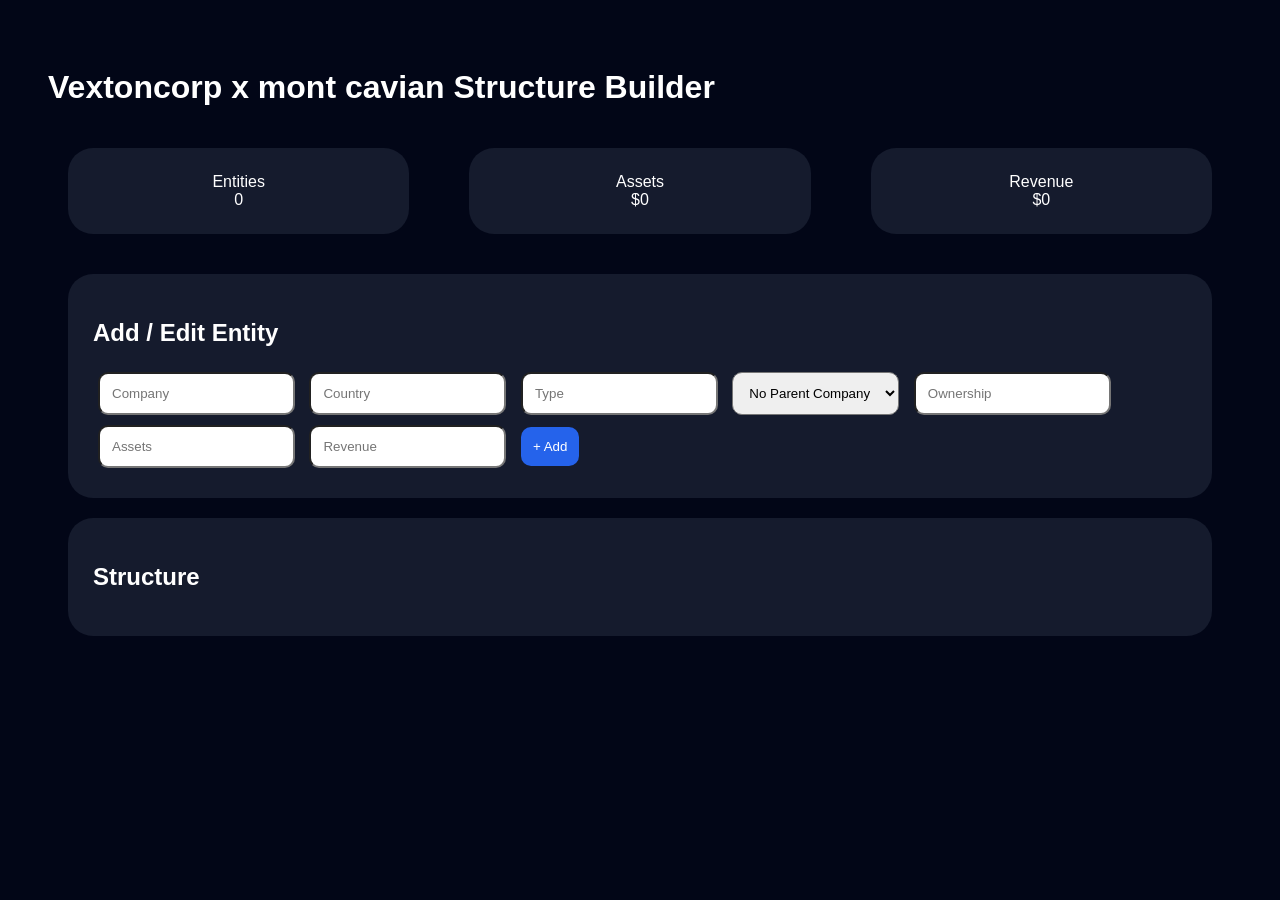
<file: structure.html>
<!DOCTYPE html>
<html>
<head>
<meta charset="UTF-8">
<title>Vextoncorp x mont cavian Structure Builder</title>

<style>
body{background:#020617;color:white;font-family:Arial}
.app{max-width:1200px;margin:auto;padding:40px}
.card{background:#151b2d;border-radius:25px;padding:25px;margin:20px}
input,select,button{padding:12px;border-radius:10px;margin:5px}
button{background:#2563eb;color:white;border:0;cursor:pointer}
.delete{background:#dc2626}
.edit{background:#16a34a}
.stats{display:flex;gap:20px}
.stats div{flex:1;text-align:center}
.node{background:#243047;border-radius:20px;padding:20px;margin:15px}
.child{margin-left:50px;border-left:3px solid #38bdf8;padding-left:20px}
</style>
</head>

<body>

<div class="app">

<h1>Vextoncorp x mont cavian Structure Builder</h1>

<div class="stats">
<div class="card">Entities<br><span id="e">0</span></div>
<div class="card">Assets<br><span id="a">$0</span></div>
<div class="card">Revenue<br><span id="r">$0</span></div>
</div>


<div class="card">

<h2>Add / Edit Entity</h2>

<input id="n" placeholder="Company">
<input id="c" placeholder="Country">
<input id="t" placeholder="Type">

<select id="p">
<option value="">No Parent Company</option>
</select>

<input id="o" placeholder="Ownership">
<input id="as" type="number" placeholder="Assets">
<input id="re" type="number" placeholder="Revenue">

<button id="saveBtn" onclick="save()">+ Add</button>

</div>


<div class="card">

<h2>Structure</h2>

<div id="tree"></div>

</div>

</div>


<script>

let data=JSON.parse(localStorage.getItem("v24"))||[];

let editing=null;


function save(){

let obj={
name:n.value,
country:c.value,
type:t.value,
parent:p.value,
own:o.value,
asset:Number(as.value),
rev:Number(re.value)
};


if(editing===null){

data.push(obj);

}else{

let old=data[editing].name;

data[editing]=obj;


// update children parent names

data.forEach(x=>{

if(x.parent===old){

x.parent=obj.name;

}

});


editing=null;

saveBtn.innerHTML="+ Add";

}


localStorage.setItem("v24",JSON.stringify(data));

clear();

render();

}


function clear(){

n.value="";
c.value="";
t.value="";
o.value="";
as.value="";
re.value="";

}


function edit(i){

let x=data[i];

n.value=x.name;
c.value=x.country;
t.value=x.type;
p.value=x.parent;
o.value=x.own;
as.value=x.asset;
re.value=x.rev;

editing=i;

saveBtn.innerHTML="Save Changes";

}


function del(i){

let removed=data[i].name;

data.splice(i,1);


// children become independent

data.forEach(x=>{

if(x.parent===removed){

x.parent="";

}

});


localStorage.setItem("v24",JSON.stringify(data));

render();

}


function render(){

tree.innerHTML="";

p.innerHTML='<option value="">No Parent Company</option>';

data.forEach(x=>{

p.innerHTML+=`<option>${x.name}</option>`;

});


e.innerHTML=data.length;

a.innerHTML="$"+data.reduce((s,x)=>s+x.asset,0).toLocaleString();

r.innerHTML="$"+data.reduce((s,x)=>s+x.rev,0).toLocaleString();


data.filter(x=>x.parent==="").forEach(x=>draw(x,tree));

}


function draw(x,parentDiv){

let box=document.createElement("div");

box.className="node";

let i=data.indexOf(x);

box.innerHTML=`

<h2>${x.name}</h2>

${x.country}<br>
${x.type}<br>

Ownership: ${x.own}%<br>

Assets: $${x.asset}<br>

Revenue: $${x.rev}

<br><br>

<button class="edit" onclick="edit(${i})">Edit</button>

<button class="delete" onclick="del(${i})">Delete</button>

`;

parentDiv.appendChild(box);


data.filter(y=>y.parent===x.name).forEach(k=>{

let child=document.createElement("div");

child.className="child";

parentDiv.appendChild(child);

draw(k,child);

});

}


render();

</script>

</body>
</html>
</file>
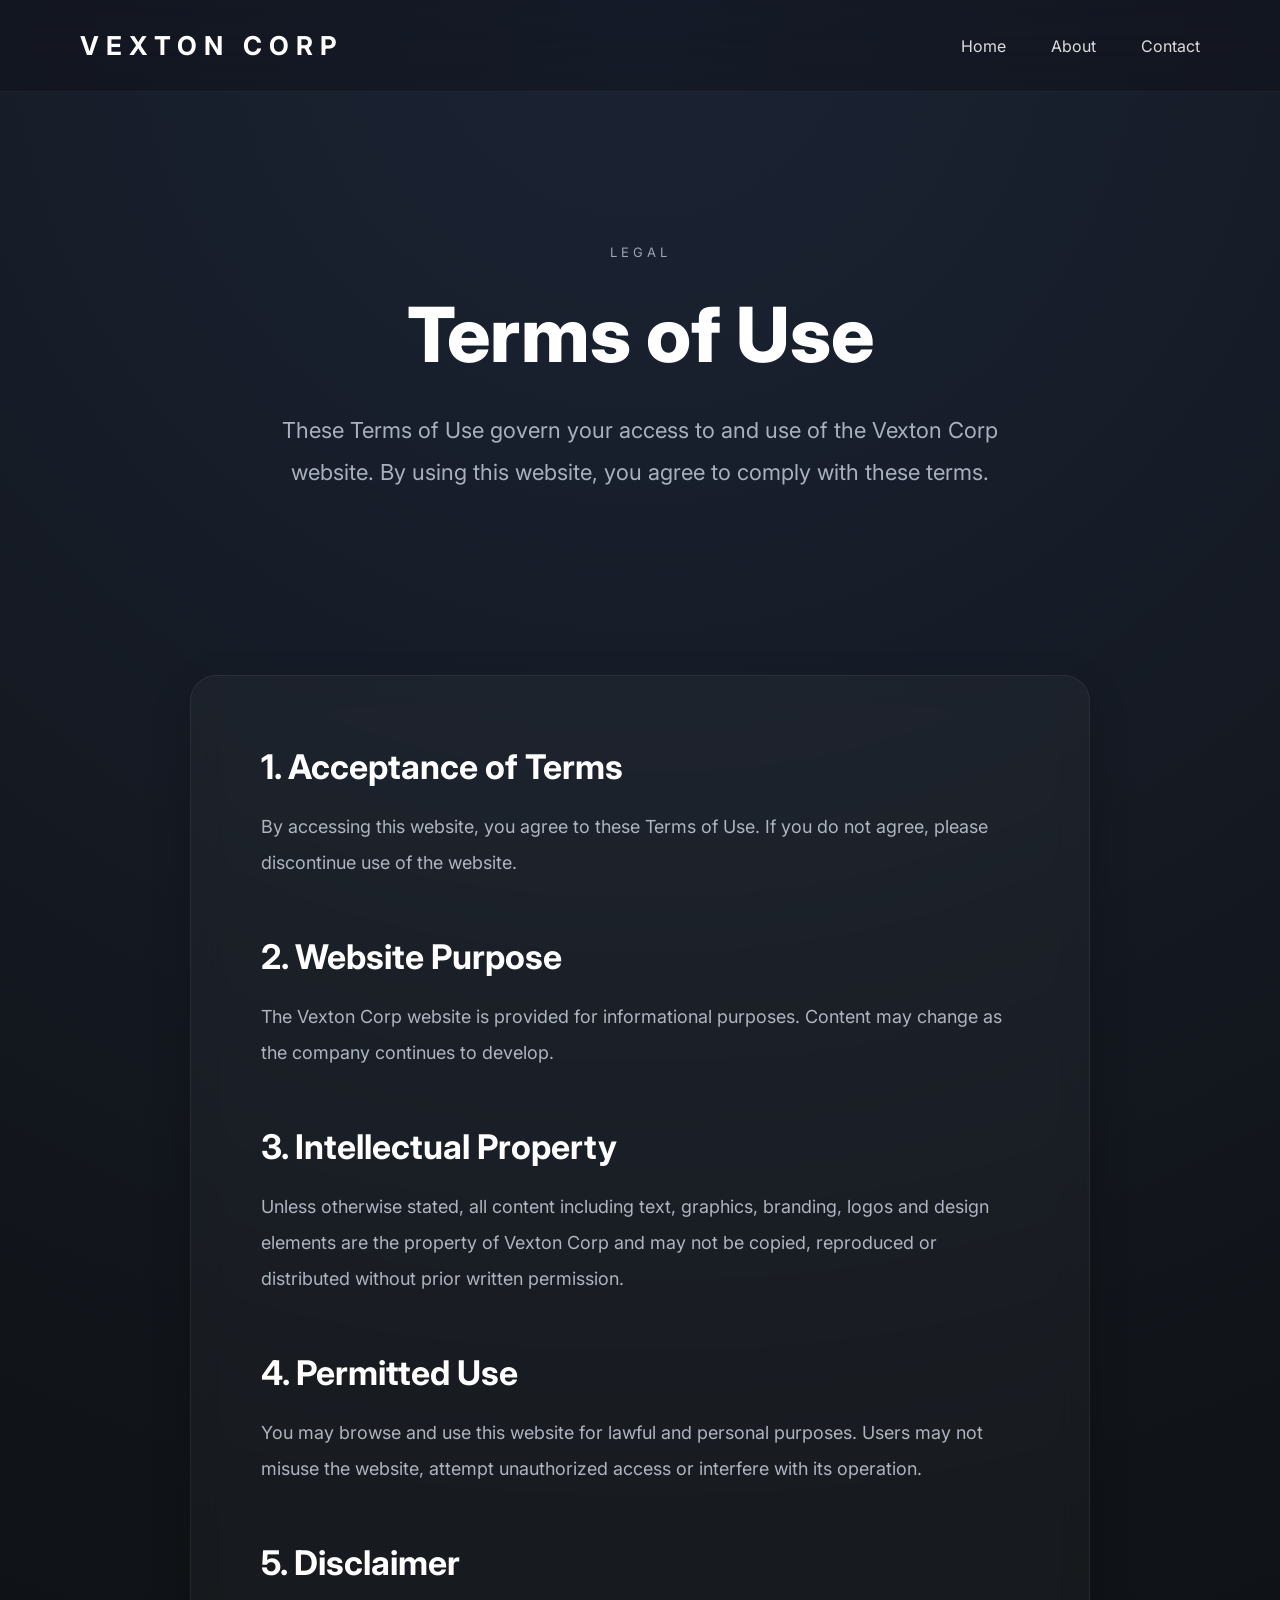
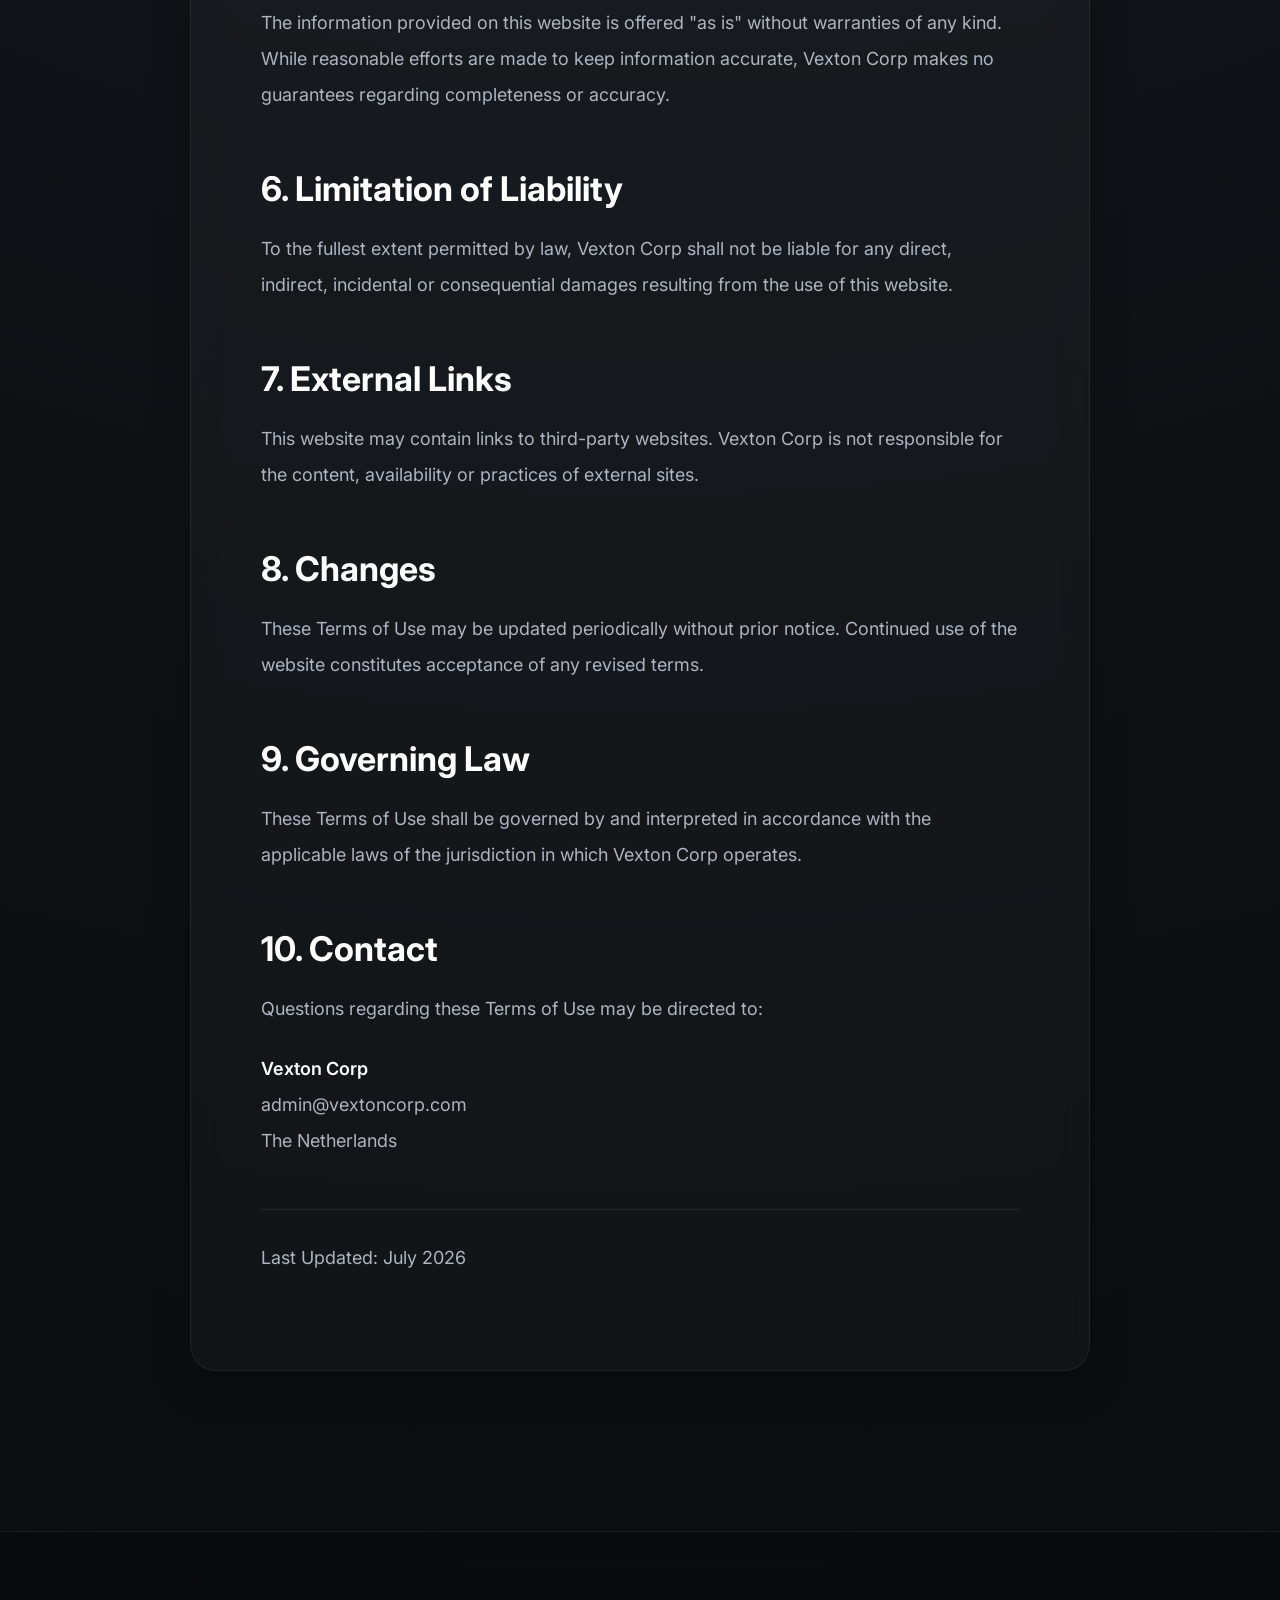
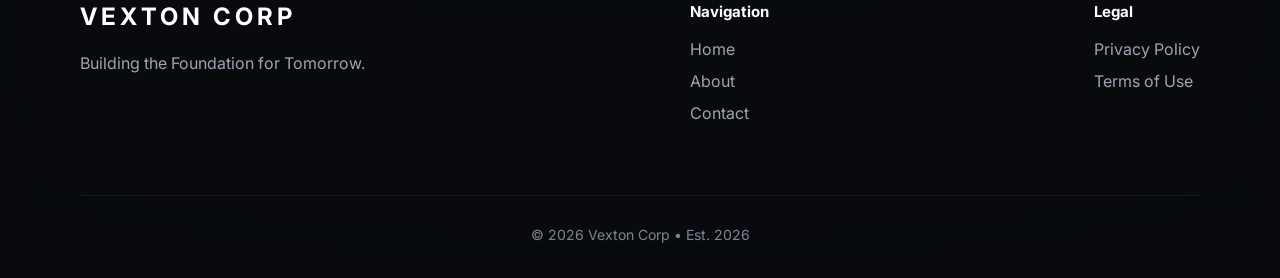
<file: terms.html>
<!DOCTYPE html>
<html lang="en">

<head>

    <meta charset="UTF-8">

    <meta name="viewport" content="width=device-width, initial-scale=1.0">

    <title>Vexton Corp</title>

    <!-- SEO -->
    <meta name="description" content="Vexton Corp is a modern holding company focused on building future ventures with long-term vision and disciplined execution.">

    <meta name="author" content="Vexton Corp">

    <meta name="theme-color" content="#090b0e">


    <!-- SOCIAL PREVIEW -->
    <meta property="og:title" content="Vexton Corp">

    <meta property="og:description" content="Building the Foundation for Tomorrow.">

    <meta property="og:type" content="website">

    <meta property="og:url" content="https://vextoncorp.com">


    <!-- ICON -->
    <link rel="icon" href="images/favicon.ico" type="image/x-icon">

    <link rel="preconnect" href="https://fonts.googleapis.com">
    <link rel="preconnect" href="https://fonts.gstatic.com" crossorigin>

    <link href="https://fonts.googleapis.com/css2?family=Inter:wght@300;400;500;600;700;800&display=swap" rel="stylesheet">

    <link rel="stylesheet" href="css/style.css">
    <link rel="stylesheet" href="css/animations.css">
    <link rel="stylesheet" href="css/responsive.css">

</head>

<body>

<header>

<nav class="navbar">

<a href="index.html" class="logo">

VEXTON CORP

</a>

<ul class="nav-links">

<li><a href="index.html">Home</a></li>

<li><a href="about.html">About</a></li>

<li><a href="contact.html">Contact</a></li>

</ul>

</nav>

</header>

<main>

<section class="page-hero">

<div class="hero-content">

<span class="subtitle">

LEGAL

</span>

<h1>

Terms of Use

</h1>

<p>

These Terms of Use govern your access to and use of the Vexton Corp
website. By using this website, you agree to comply with these terms.

</p>

</div>

</section>

<section class="legal-section">

<div class="container">

<div class="legal-content">

<h2>1. Acceptance of Terms</h2>

<p>

By accessing this website, you agree to these Terms of Use. If you do not
agree, please discontinue use of the website.

</p>

<h2>2. Website Purpose</h2>

<p>

The Vexton Corp website is provided for informational purposes. Content
may change as the company continues to develop.

</p>

<h2>3. Intellectual Property</h2>

<p>

Unless otherwise stated, all content including text, graphics, branding,
logos and design elements are the property of Vexton Corp and may not be
copied, reproduced or distributed without prior written permission.

</p>

<h2>4. Permitted Use</h2>

<p>

You may browse and use this website for lawful and personal purposes.
Users may not misuse the website, attempt unauthorized access or interfere
with its operation.

</p>

<h2>5. Disclaimer</h2>

<p>

The information provided on this website is offered "as is" without
warranties of any kind. While reasonable efforts are made to keep
information accurate, Vexton Corp makes no guarantees regarding
completeness or accuracy.

</p>

<h2>6. Limitation of Liability</h2>

<p>

To the fullest extent permitted by law, Vexton Corp shall not be liable
for any direct, indirect, incidental or consequential damages resulting
from the use of this website.

</p>

<h2>7. External Links</h2>

<p>

This website may contain links to third-party websites. Vexton Corp is
not responsible for the content, availability or practices of external
sites.

</p>

<h2>8. Changes</h2>

<p>

These Terms of Use may be updated periodically without prior notice.
Continued use of the website constitutes acceptance of any revised terms.

</p>

<h2>9. Governing Law</h2>

<p>

These Terms of Use shall be governed by and interpreted in accordance
with the applicable laws of the jurisdiction in which Vexton Corp
operates.

</p>

<h2>10. Contact</h2>

<p>

Questions regarding these Terms of Use may be directed to:

</p>

<p>

<strong>Vexton Corp</strong><br>

admin@vextoncorp.com<br>

The Netherlands

</p>

<p class="last-updated">

Last Updated: July 2026

</p>

</div>

</div>

</section>

</main>

<footer>

<div class="footer-container">

<div class="footer-brand">

<h2>VEXTON CORP</h2>

<p>

Building the Foundation for Tomorrow.

</p>

</div>

<div class="footer-navigation">

<h4>Navigation</h4>

<a href="index.html">Home</a>

<a href="about.html">About</a>

<a href="contact.html">Contact</a>

</div>

<div class="footer-legal">

<h4>Legal</h4>

<a href="privacy.html">Privacy Policy</a>

<a href="terms.html">Terms of Use</a>

</div>

</div>

<div class="footer-bottom">

<p>

© 2026 Vexton Corp • Est. 2026

</p>

</div>

</footer>

<script src="js/script.js"></script>
<script src="js/animations.js"></script>

</body>

</html>
</file>
<file: css/style.css>
﻿/* ===========================
   VEXTON CORP
   STYLE V1
=========================== */

*{
    margin:0;
    padding:0;
    box-sizing:border-box;
}

html{
    scroll-behavior:smooth;
}

body{

    font-family:'Inter',sans-serif;

    background:
    radial-gradient(circle at top,#1b2334 0%,#101317 45%,#090b0e 100%);

    color:#ffffff;

    overflow-x:hidden;

}

/* ===========================
   NAVBAR
=========================== */

.navbar{

    position:fixed;

    top:0;

    left:0;

    width:100%;

    display:flex;

    justify-content:space-between;

    align-items:center;

    padding:30px 80px;

    background:rgba(12,14,18,.35);

    backdrop-filter:blur(20px);

    border-bottom:1px solid rgba(255,255,255,.05);

    z-index:999;

}

.logo{

    text-decoration:none;

    color:white;

    font-size:26px;

    font-weight:700;

    letter-spacing:7px;

}

.nav-links{

    display:flex;

    gap:45px;

    list-style:none;

}

.nav-links a{

    color:white;

    text-decoration:none;

    font-size:16px;

    transition:.35s;

    opacity:.85;

}

.nav-links a:hover{

    opacity:1;

}

/* ===========================
   HERO
=========================== */

.hero{

    min-height:100vh;

    display:flex;

    justify-content:center;

    align-items:center;

    text-align:center;

    padding:160px 30px 80px;

}

.hero-content{

    max-width:900px;

}

.subtitle{

    display:inline-block;

    margin-bottom:35px;

    letter-spacing:4px;

    font-size:13px;

    color:#9ea4b4;

}

.hero h1{

    font-size:86px;

    font-weight:800;

    line-height:1.05;

    margin-bottom:40px;

}

.hero p{

    max-width:760px;

    margin:auto;

    font-size:24px;

    line-height:1.8;

    color:#a9b1bf;

}

.button{

    margin-top:55px;

    display:inline-block;

    padding:18px 48px;

    border-radius:999px;

    text-decoration:none;

    color:white;

    border:1px solid rgba(255,255,255,.25);

    transition:.35s;

}

.button:hover{

    background:white;

    color:#111;

    transform:translateY(-3px);

    box-shadow:0 15px 45px rgba(255,255,255,.18);

}

/* ===========================
   FOOTER
=========================== */

footer{

    border-top:1px solid rgba(255,255,255,.08);

    padding:70px 80px 35px;

    background:rgba(0,0,0,.12);

    backdrop-filter:blur(10px);

}

.footer-container{

    display:flex;

    justify-content:space-between;

    align-items:flex-start;

    gap:80px;

    flex-wrap:wrap;

}

.footer-brand h2{

    font-size:24px;

    letter-spacing:4px;

    margin-bottom:18px;

}

.footer-brand p{

    color:#9ea4b4;

    line-height:1.8;

    max-width:320px;

}

.footer-navigation,
.footer-legal{

    display:flex;

    flex-direction:column;

}

.footer-navigation h4,
.footer-legal h4{

    font-size:15px;

    margin-bottom:18px;

    color:white;

}

.footer-navigation a,
.footer-legal a{

    text-decoration:none;

    color:#9ea4b4;

    margin-bottom:12px;

    transition:.3s;

}

.footer-navigation a:hover,
.footer-legal a:hover{

    color:white;

}

.footer-bottom{

    margin-top:60px;

    padding-top:30px;

    border-top:1px solid rgba(255,255,255,.05);

    text-align:center;

}

.footer-bottom p{

    color:#7d8594;

    font-size:14px;

}

/* ===========================
   GLOBAL CONTAINERS
=========================== */

.container{

    width:min(1200px,90%);

    margin:auto;

}

.page-hero{

    min-height:75vh;

    display:flex;

    justify-content:center;

    align-items:center;

    text-align:center;

    padding:180px 30px 120px;

}

.page-hero .hero-content{

    max-width:900px;

}

.page-hero h1{

    font-size:76px;

    font-weight:800;

    line-height:1.05;

    margin-bottom:35px;

}

.page-hero p{

    max-width:760px;

    margin:auto;

    font-size:22px;

    line-height:1.9;

    color:#a9b1bf;

}

.section-title{

    margin-bottom:70px;

}

.section-title span{

    display:inline-block;

    color:#9ea4b4;

    letter-spacing:4px;

    font-size:13px;

    margin-bottom:18px;

}

.section-title h2{

    font-size:54px;

    font-weight:700;

}

/* ===========================
   ABOUT
=========================== */

.about-section{

    padding:120px 0;

}

.about-text{

    max-width:900px;

    font-size:22px;

    line-height:2;

    color:#b4bcc8;

}

/* ===========================
   PRINCIPLES
=========================== */

.principles{

    padding:120px 0;

}

.cards{

    display:grid;

    grid-template-columns:repeat(3,1fr);

    gap:35px;

}

.card{

    background:rgba(255,255,255,.03);

    border:1px solid rgba(255,255,255,.06);

    border-radius:22px;

    padding:40px;

    backdrop-filter:blur(15px);

    transition:.35s;

}

.card:hover{

    transform:translateY(-8px);

    border-color:rgba(255,255,255,.15);

    background:rgba(255,255,255,.05);

}

.card h3{

    font-size:26px;

    margin-bottom:22px;

}

.card p{

    color:#aeb5c0;

    line-height:1.9;

}

/* ===========================
   TIMELINE
=========================== */

.timeline{

    padding:120px 0;

}

.timeline-items{

    display:grid;

    grid-template-columns:repeat(3,1fr);

    gap:35px;

}

.timeline-item{

    padding:35px;

    border-left:2px solid rgba(255,255,255,.12);

}

.timeline-item h3{

    font-size:34px;

    margin-bottom:18px;

}

.timeline-item p{

    color:#aeb5c0;

    line-height:1.8;

}

/* ===========================
   CURRENT STATUS
=========================== */

.status{

    padding:120px 0 160px;

    text-align:center;

}

.status .about-text{

    margin:0 auto 50px;

}

/* ===========================
   EXTRA BUTTON SPACING
=========================== */

.status .button{

    margin-top:10px;

}

/* ===========================
   SECTION SPACING
=========================== */

.about-section,
.principles,
.timeline,
.status{

    position:relative;

}

/* ===========================
   SUBTLE DIVIDER
=========================== */

.about-section::after,
.principles::after,
.timeline::after{

    content:"";

    position:absolute;

    left:50%;

    bottom:0;

    transform:translateX(-50%);

    width:120px;

    height:1px;

    background:rgba(255,255,255,.08);

}

/* ===========================
   BETTER TEXT SELECTION
=========================== */

::selection{

    background:rgba(255,255,255,.18);

    color:#ffffff;

}

/* ===========================
   SMOOTH LINKS
=========================== */

a{

    transition:all .3s ease;

}

/* ===========================
   BETTER CARD SHADOW
=========================== */

.card{

    box-shadow:
        0 15px 40px rgba(0,0,0,.18);

}

/* ===========================
   TIMELINE HOVER
=========================== */

.timeline-item{

    transition:.35s;

}

.timeline-item:hover{

    transform:translateY(-6px);

    border-left-color:rgba(255,255,255,.35);

}

/* ===========================
   PAGE ANIMATION SUPPORT
=========================== */

.page-hero,
.about-section,
.principles,
.timeline,
.status{

    animation:fadeUp .8s ease;

}

/* ===========================
   PREP FOR RESPONSIVE
=========================== */

img{

    max-width:100%;

    display:block;

}

/* ===========================
   CONTACT
=========================== */

.contact-section{

    padding:120px 0 160px;

}

.contact-grid{

    display:grid;

    grid-template-columns:1fr 1fr;

    gap:40px;

}

.contact-card{

    background:rgba(255,255,255,.03);

    border:1px solid rgba(255,255,255,.06);

    border-radius:24px;

    padding:50px;

    backdrop-filter:blur(15px);

    transition:.35s;

    box-shadow:0 15px 40px rgba(0,0,0,.18);

}

.contact-card:hover{

    transform:translateY(-8px);

    background:rgba(255,255,255,.05);

    border-color:rgba(255,255,255,.15);

}

.contact-card span{

    display:inline-block;

    color:#9ea4b4;

    letter-spacing:4px;

    font-size:13px;

    margin-bottom:20px;

}

.contact-card h2{

    font-size:34px;

    margin-bottom:35px;

    line-height:1.3;

}

.contact-card p{

    color:#aeb5c0;

    line-height:1.9;

    margin-bottom:25px;

}

.contact-info{

    display:flex;

    flex-direction:column;

    gap:28px;

    margin-bottom:45px;

}

.contact-info h4{

    font-size:16px;

    margin-bottom:8px;

    color:white;

}

.contact-info p{

    margin:0;

    color:#9ea4b4;

}

.contact-card .button{

    margin-top:15px;

}

/* ===========================
   CONTACT PAGE ANIMATION
=========================== */

.contact-section{

    animation:fadeUp .8s ease;

}

/* ===========================
   LEGAL PAGES
=========================== */

.legal-section{

    padding:0 0 160px;

}

.legal-content{

    max-width:900px;

    margin:auto;

    background:rgba(255,255,255,.03);

    border:1px solid rgba(255,255,255,.06);

    border-radius:26px;

    padding:70px;

    backdrop-filter:blur(16px);

    box-shadow:0 15px 40px rgba(0,0,0,.18);

}

.legal-content h2{

    font-size:34px;

    margin-top:55px;

    margin-bottom:22px;

    font-weight:700;

    color:#ffffff;

}

.legal-content h2:first-child{

    margin-top:0;

}

.legal-content p{

    color:#aeb5c0;

    font-size:18px;

    line-height:2;

    margin-bottom:24px;

}

.legal-content ul{

    margin:20px 0 35px 28px;

}

.legal-content li{

    color:#aeb5c0;

    font-size:18px;

    line-height:2;

    margin-bottom:10px;

}

.legal-content strong{

    color:#ffffff;

    font-weight:600;

}

.last-updated{

    margin-top:50px;

    padding-top:30px;

    border-top:1px solid rgba(255,255,255,.08);

    color:#8b94a3;

    font-size:15px;

}

.legal-content a{

    color:white;

    text-decoration:none;

}

.legal-content a:hover{

    opacity:.8;

}

.legal-section{

    animation:fadeUp .8s ease;

}
</file>
<file: css/animations.css>
.hero-content{

    animation:fadeUp 1.3s ease;

}

@keyframes fadeUp{

    from{

        opacity:0;

        transform:translateY(60px);

    }

    to{

        opacity:1;

        transform:translateY(0);

    }

}
</file>
<file: css/responsive.css>
/* ===========================
   VEXTON CORP
   RESPONSIVE
=========================== */

/* ===========================
   LARGE TABLETS
=========================== */

@media (max-width:1200px){

    .navbar{

        padding:28px 50px;

    }

    .hero h1,
    .page-hero h1{

        font-size:64px;

    }

    .hero p,
    .page-hero p{

        font-size:21px;

    }

}

/* ===========================
   TABLETS
=========================== */

@media (max-width:992px){

    .navbar{

        padding:25px 35px;

    }

    .logo{

        font-size:22px;

        letter-spacing:5px;

    }

    .nav-links{

        gap:28px;

    }

    .hero h1,
    .page-hero h1{

        font-size:56px;

    }

    .hero p,
    .page-hero p{

        font-size:20px;

    }

    .cards{

        grid-template-columns:1fr;

    }

    .timeline-items{

        grid-template-columns:1fr;

    }

    .contact-grid{

        grid-template-columns:1fr;

    }

    .footer-container{

        flex-direction:column;

        gap:50px;

    }

}

/* ===========================
   MOBILE
=========================== */

@media (max-width:768px){

    .navbar{

        flex-direction:column;

        gap:18px;

        padding:22px;

    }

    .nav-links{

        gap:22px;

        flex-wrap:wrap;

        justify-content:center;

    }

    .hero,
    .page-hero{

        padding:180px 25px 80px;

    }

    .hero h1,
    .page-hero h1{

        font-size:46px;

    }

    .hero p,
    .page-hero p{

        font-size:18px;

    }

    .button{

        padding:16px 36px;

    }

    .about-text{

        font-size:18px;

    }

    .section-title h2{

        font-size:40px;

    }

    .card{

        padding:32px;

    }

    .contact-card{

        padding:35px;

    }

    .contact-card h2{

        font-size:28px;

    }

    .legal-content{

        padding:40px;

    }

    footer{

        padding:60px 35px 30px;

    }

}

/* ===========================
   SMALL MOBILE
=========================== */

@media (max-width:480px){

    .hero h1,
    .page-hero h1{

        font-size:36px;

    }

    .hero p,
    .page-hero p{

        font-size:17px;

    }

    .logo{

        font-size:18px;

        letter-spacing:3px;

    }

    .nav-links{

        gap:15px;

    }

    .nav-links a{

        font-size:14px;

    }

    .section-title h2{

        font-size:32px;

    }

    .legal-content{

        padding:28px;

    }

    .legal-content h2{

        font-size:28px;

    }

    .contact-card{

        padding:28px;

    }

    .card{

        padding:28px;

    }

}
</file>
